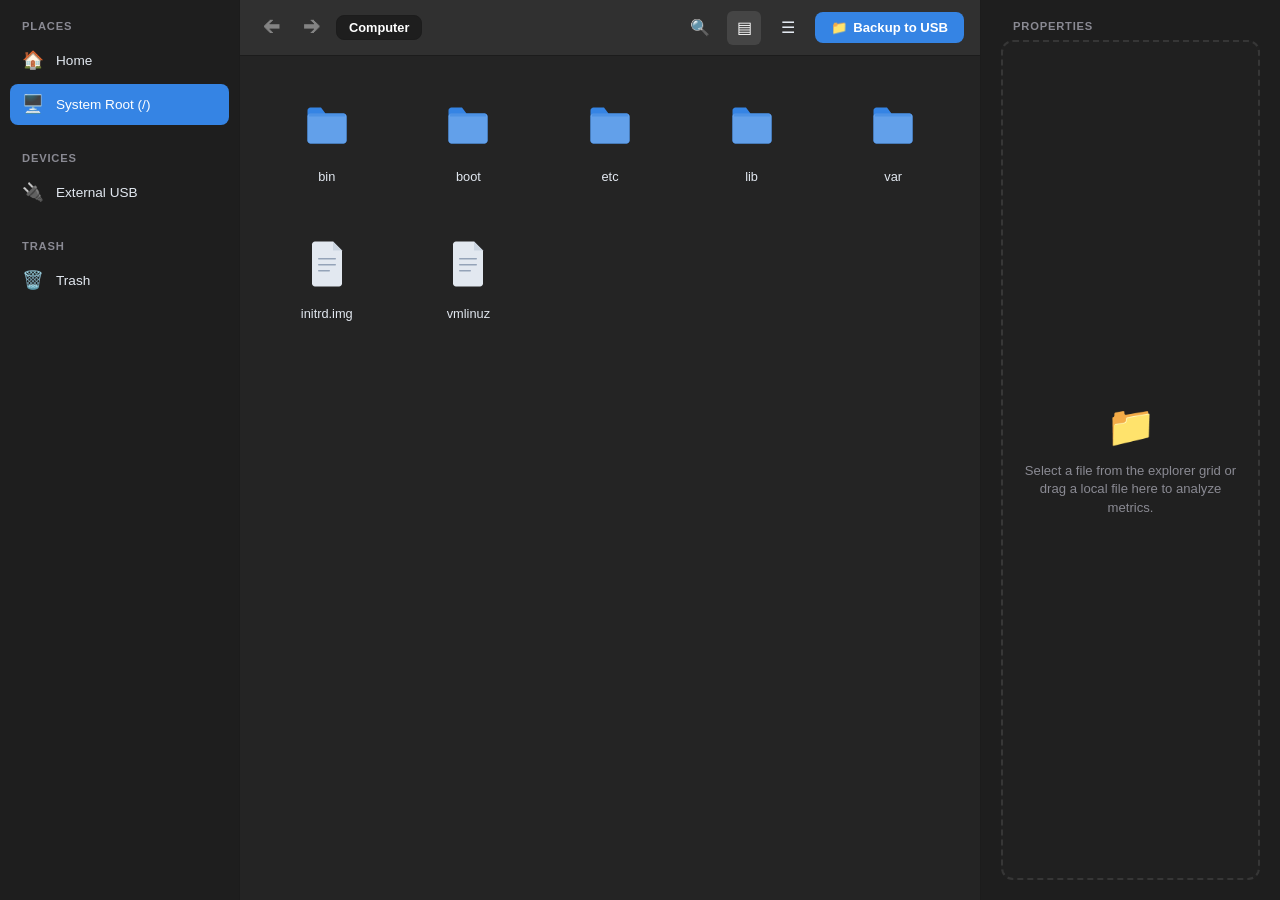
<file: app/src/main/assets/files/index.html>
<!DOCTYPE html>
<html lang="en">
<head>
    <meta charset="UTF-8">
    <meta name="viewport" content="width=device-width, initial-scale=1.0">
    <title>Files | Anodyne File Viewer</title>
    <script src="qrc:///qtwebchannel/qwebchannel.js"></script>
    <style>
        * {
            box-sizing: border-box;
            margin: 0;
            padding: 0;
        }

        body {
            background-color: #242424;
            color: #ffffff;
            font-family: Cantarell, -apple-system, BlinkMacSystemFont, "Segoe UI", Roboto, Helvetica, Arial, sans-serif;
            overflow: hidden;
            height: 100vh;
        }

        .files-app-container {
            display: flex;
            height: 100vh;
            width: 100vw;
        }

        /* Sidebar Styling - Gnome Nautilus Style */
        .files-sidebar {
            width: 240px;
            background-color: #1e1e1e;
            border-right: 1px solid #1c1c1c;
            padding: 20px 10px;
            display: flex;
            flex-direction: column;
            flex-shrink: 0;
        }

        .section-title {
            font-size: 0.7rem;
            color: #8a8a93;
            text-transform: uppercase;
            letter-spacing: 0.8px;
            margin-bottom: 8px;
            margin-left: 12px;
            font-weight: 700;
        }

        .drive-list {
            list-style: none;
            margin-bottom: 24px;
        }

        .drive-list li {
            display: flex;
            align-items: center;
            gap: 12px;
            padding: 10px 12px;
            border-radius: 8px;
            cursor: pointer;
            margin-bottom: 3px;
            transition: background-color 0.1s, color 0.1s;
            color: #e2e8f0;
        }

        .drive-list li:hover {
            background-color: rgba(255, 255, 255, 0.05);
            color: #ffffff;
        }

        .drive-list li.active {
            background-color: #3584e4;
            color: #ffffff;
        }

        .drive-list li .icon {
            font-size: 1.1rem;
        }

        .drive-list li .label {
            font-size: 0.85rem;
            font-weight: 500;
        }

        /* Main Explorer Pane - Gnome Nautilus Style */
        .files-main {
            flex-grow: 1;
            display: flex;
            flex-direction: column;
            height: 100%;
            background-color: #242424;
        }

        .explorer-header {
            height: 56px;
            border-bottom: 1px solid #1c1c1c;
            display: flex;
            align-items: center;
            justify-content: space-between;
            padding: 0 16px;
            background-color: #303030;
            flex-shrink: 0;
        }

        .header-left {
            display: flex;
            align-items: center;
            gap: 8px;
        }

        .header-right {
            display: flex;
            align-items: center;
            gap: 10px;
        }

        .nav-btn {
            background: transparent;
            border: none;
            color: #ffffff;
            font-size: 1.1rem;
            cursor: pointer;
            width: 32px;
            height: 32px;
            display: flex;
            align-items: center;
            justify-content: center;
            border-radius: 50%;
            transition: background-color 0.15s;
        }

        .nav-btn:hover {
            background-color: rgba(255, 255, 255, 0.08);
        }

        .header-action-btn {
            background: transparent;
            border: none;
            color: #e2e8f0;
            font-size: 1rem;
            cursor: pointer;
            width: 34px;
            height: 34px;
            display: flex;
            align-items: center;
            justify-content: center;
            border-radius: 6px;
            transition: background-color 0.15s, color 0.15s;
        }

        .header-action-btn:hover {
            background-color: rgba(255, 255, 255, 0.08);
            color: #ffffff;
        }

        .header-action-btn.active {
            background-color: rgba(255, 255, 255, 0.1);
            color: #ffffff;
        }

        /* Breadcrumbs (Nautilus style segment cards) */
        .nautilus-breadcrumbs {
            display: flex;
            align-items: center;
            gap: 4px;
            background-color: #1e1e1e;
            padding: 4px 12px;
            border-radius: 8px;
            border: 1px solid #1c1c1c;
            font-size: 0.8rem;
        }

        .breadcrumb-item {
            cursor: pointer;
            color: #cbd5e1;
            font-weight: 500;
        }

        .breadcrumb-item:hover {
            color: #ffffff;
        }

        .breadcrumb-separator {
            color: #64748b;
            font-size: 0.75rem;
        }

        .breadcrumb-item.active {
            color: #ffffff;
            font-weight: 600;
        }

        .btn {
            border: none;
            border-radius: 8px;
            padding: 8px 16px;
            font-size: 0.82rem;
            font-weight: 600;
            cursor: pointer;
            display: flex;
            align-items: center;
            gap: 6px;
            transition: background-color 0.15s, transform 0.1s;
        }

        .btn:active {
            transform: scale(0.98);
        }

        .btn-primary {
            background-color: #3584e4;
            color: #ffffff;
        }

        .btn-primary:hover {
            background-color: #1c71d8;
        }

        /* Nautilus Grid Explorer layout */
        .explorer-content {
            flex-grow: 1;
            overflow-y: auto;
            padding: 24px;
        }

        .files-grid {
            display: grid;
            grid-template-columns: repeat(auto-fill, minmax(110px, 1fr));
            gap: 16px;
        }

        .grid-item {
            display: flex;
            flex-direction: column;
            align-items: center;
            text-align: center;
            padding: 14px 10px;
            border-radius: 10px;
            cursor: pointer;
            user-select: none;
            transition: background-color 0.12s, border-color 0.12s;
            border: 1px solid transparent;
        }

        .grid-item:hover {
            background-color: rgba(255, 255, 255, 0.05);
        }

        .grid-item.selected {
            background-color: #3584e4;
            border-color: #1c71d8;
        }

        .grid-item.selected .item-name {
            color: #ffffff;
            background-color: #1c71d8;
            border-radius: 4px;
            padding: 1px 6px;
        }

        .item-icon {
            margin-bottom: 8px;
            display: flex;
            justify-content: center;
            align-items: center;
            width: 64px;
            height: 64px;
        }

        .item-name {
            font-size: 0.8rem;
            color: #e2e8f0;
            max-width: 100%;
            overflow: hidden;
            text-overflow: ellipsis;
            white-space: nowrap;
            font-weight: 500;
            padding: 2px 4px;
        }

        /* Footer Status Bar for Telemetry */
        .files-footer {
            background-color: #303030;
            border-top: 1px solid #1c1c1c;
            padding: 16px 20px;
            display: flex;
            flex-direction: column;
            gap: 10px;
            flex-shrink: 0;
        }

        .footer-job-details {
            display: flex;
            justify-content: space-between;
            align-items: center;
        }

        .job-lbl {
            font-size: 0.85rem;
            font-weight: 600;
            color: #e0e0e0;
        }

        .job-id {
            font-family: monospace;
            font-size: 0.8rem;
            color: #808080;
        }

        .footer-progress-track {
            background-color: #1e1e1e;
            height: 8px;
            border-radius: 4px;
            width: 100%;
            overflow: hidden;
        }

        .footer-progress-fill {
            background-color: #3584e4;
            height: 100%;
            width: 0%;
            border-radius: 4px;
            transition: width 0.3s ease-out;
        }

        .footer-status-row {
            display: flex;
            justify-content: space-between;
            font-size: 0.8rem;
            color: #f6d32d;
            font-weight: 600;
        }

        #footer-status-msg {
            color: #a0a0a0;
            font-weight: 500;
        }

        .hidden {
            display: none !important;
        }

        .btn-sm {
            padding: 6px 12px;
            font-size: 0.8rem;
            border-radius: 6px;
        }

        .btn-secondary {
            background-color: #3a3a3a;
            color: #ffffff;
            border: 1px solid #4a4a4a;
        }

        .btn-secondary:hover {
            background-color: #454545;
        }

        .btn-danger {
            background-color: #e01b24;
            color: #ffffff;
        }

        .btn-danger:hover {
            background-color: #c01c28;
        }

        /* File Details & Analysis Sidebar */
        .details-sidebar {
            width: 300px;
            background-color: #1e1e1e;
            border-left: 1px solid #1c1c1c;
            padding: 20px;
            display: flex;
            flex-direction: column;
            flex-shrink: 0;
            overflow-y: auto;
        }

        .details-empty-state {
            display: flex;
            flex-direction: column;
            align-items: center;
            justify-content: center;
            flex-grow: 1;
            border: 2px dashed rgba(255, 255, 255, 0.1);
            border-radius: 12px;
            padding: 20px;
            text-align: center;
            background: rgba(255, 255, 255, 0.01);
            transition: background-color 0.2s, border-color 0.2s;
            cursor: pointer;
        }

        .details-empty-state.dragover {
            background-color: rgba(53, 132, 228, 0.08);
            border-color: #3584e4;
        }

        .drop-icon {
            font-size: 2.5rem;
            color: #3584e4;
            margin-bottom: 12px;
            animation: pulse-glow 2s infinite alternate;
        }

        .drop-label {
            font-size: 0.82rem;
            color: #8a8a93;
            line-height: 1.4;
        }

        .details-active-state {
            display: flex;
            flex-direction: column;
            gap: 18px;
        }

        .details-card {
            background: rgba(255, 255, 255, 0.03);
            border: 1px solid rgba(255, 255, 255, 0.06);
            border-radius: 10px;
            padding: 14px;
            display: flex;
            flex-direction: column;
            gap: 10px;
        }

        .detail-row {
            display: flex;
            flex-direction: column;
            gap: 4px;
        }

        .detail-label {
            font-size: 0.72rem;
            color: #8a8a93;
            text-transform: uppercase;
            font-weight: 700;
        }

        .detail-value {
            font-size: 0.88rem;
            color: #ffffff;
            font-weight: 500;
            word-break: break-all;
        }



        @keyframes pulse-glow {
            0% {
                transform: scale(1);
                text-shadow: 0 0 10px rgba(53, 132, 228, 0.3);
            }
            100% {
                transform: scale(1.05);
                text-shadow: 0 0 20px rgba(53, 132, 228, 0.6);
            }
        }
    </style>
</head>
<body>
    <div class="files-app-container">
        <!-- Sidebar Navigation (GNOME Nautilus Style) -->
        <aside class="files-sidebar">
            <div class="section-title">Places</div>
            <ul class="drive-list">
                <li id="sb-user-home" onclick="switchDirectory('user-home')">
                    <span class="icon">🏠</span>
                    <span class="label">Home</span>
                </li>
                <li id="sb-system-root" class="active" onclick="switchDirectory('system-root')">
                    <span class="icon">🖥️</span>
                    <span class="label">System Root (/)</span>
                </li>
            </ul>

            <div class="section-title">Devices</div>
            <ul class="drive-list">
                <li id="sb-external-usb" onclick="switchDirectory('external-usb')">
                    <span class="icon">🔌</span>
                    <span class="label">External USB</span>
                </li>
            </ul>

            <div class="section-title">Trash</div>
            <ul class="drive-list">
                <li id="sb-recycle-bin" onclick="switchDirectory('recycle-bin')">
                    <span class="icon">🗑️</span>
                    <span class="label">Trash</span>
                </li>
            </ul>
        </aside>

        <!-- Main Explorer Area -->
        <main class="files-main">
            <!-- Nautilus Header Bar -->
            <header class="explorer-header">
                <div class="header-left">
                    <button class="nav-btn" onclick="historyBack()" id="btn-back" title="Go Back">🡰</button>
                    <button class="nav-btn" onclick="historyForward()" id="btn-forward" title="Go Forward">🡲</button>
                    <div class="nautilus-breadcrumbs" id="nautilus-breadcrumbs">
                        <!-- Populated dynamically via JS -->
                    </div>
                </div>
                <div class="header-right">
                    <button class="header-action-btn" title="Search files">🔍</button>
                    <button class="header-action-btn active" title="Grid view">▤</button>
                    <button class="header-action-btn" title="View options">☰</button>
                    <button class="btn btn-primary" onclick="triggerBackupJob()">
                        <span class="btn-icon">📁</span> Backup to USB
                    </button>
                </div>
            </header>

            <!-- File Grid Content Pane -->
            <section class="explorer-content">
                <div class="files-grid" id="files-grid">
                    <!-- Populated dynamically via JS -->
                </div>
            </section>

            <!-- Task Telemetry Footer -->
            <footer id="files-telemetry-footer" class="files-footer hidden">
                <div class="footer-job-details">
                    <span class="job-lbl">Async System Copy Job</span>
                    <span id="footer-job-id" class="job-id">ID: ----</span>
                </div>
                <div class="footer-progress-track">
                    <div id="footer-progress-fill" class="footer-progress-fill" style="width: 0%"></div>
                </div>
                <div class="footer-status-row" style="display: flex; justify-content: space-between; align-items: center; width: 100%;">
                    <div>
                        <span id="footer-percentage-text">0% Completed</span>
                        <span id="footer-status-msg" style="margin-left: 10px;">Executing File Worker...</span>
                    </div>
                    <div class="job-controls">
                        <button id="btn-pause" class="btn btn-secondary btn-sm" onclick="controlJob('pause')">Pause</button>
                        <button id="btn-resume" class="btn btn-secondary btn-sm hidden" onclick="controlJob('resume')">Resume</button>
                        <button id="btn-cancel" class="btn btn-danger btn-sm" onclick="controlJob('cancel')">Cancel</button>
                    </div>
                </div>
            </footer>
        </main>

        <!-- File Details & Analysis Sidebar -->
        <aside class="details-sidebar" id="details-sidebar">
            <div class="section-title">Properties</div>
            
            <!-- Empty State / Dropzone -->
            <div id="details-empty-state" class="details-empty-state">
                <div class="drop-icon">📁</div>
                <p class="drop-label">Select a file from the explorer grid or drag a local file here to analyze metrics.</p>
            </div>

            <!-- Details Content -->
            <div id="details-active-state" class="details-active-state hidden">
                <div class="details-card">
                    <div class="detail-row">
                        <span class="detail-label">Name:</span>
                        <span id="detail-name" class="detail-value">--</span>
                    </div>
                    <div class="detail-row">
                        <span class="detail-label">Type:</span>
                        <span id="detail-type" class="detail-value">--</span>
                    </div>
                    <div class="detail-row">
                        <span class="detail-label">Size:</span>
                        <span id="detail-size" class="detail-value">--</span>
                    </div>
                    <div class="detail-row">
                        <span class="detail-label">Permissions:</span>
                        <span id="detail-perms" class="detail-value"><code>--</code></span>
                    </div>
                </div>


            </div>
        </aside>
    </div>

    <script>
        let selectedFileData = null;
        let selectedFileName = "";
        let currentDirectoryKey = "";

        // Navigation history
        let navigationHistory = [];
        let historyIndex = -1;

        (function() {
            var messagePort = null;
            var pendingRequests = [];
            var callbackMap = {};

            window.addEventListener('message', function(e) {
                if (e.data === 'init-ipc' && e.ports && e.ports.length > 0) {
                    messagePort = e.ports[0];
                    messagePort.onmessage = function(event) {
                        // Secure WebMessagePort messages
                    };
                    
                    while (pendingRequests.length > 0) {
                        var req = pendingRequests.shift();
                        messagePort.postMessage(JSON.stringify(req));
                    }
                }
            });

            window.addEventListener('anodyneIpcResponse', function(e) {
                var detail = e.detail;
                if (detail && callbackMap[detail.id]) {
                    callbackMap[detail.id](detail.result);
                    delete callbackMap[detail.id];
                }
            });

            window.anodyneIPC = {
                send: function(action) {
                    var args = Array.prototype.slice.call(arguments, 1);
                    var id = 'msg_' + Math.random().toString(36).substr(2, 9);
                    return new Promise(function(resolve) {
                        callbackMap[id] = resolve;
                        var req = { id: id, action: action, args: args };
                        if (messagePort) {
                            messagePort.postMessage(JSON.stringify(req));
                        } else {
                            pendingRequests.push(req);
                        }
                    });
                }
            };
        })();

        document.addEventListener("DOMContentLoaded", function() {
            initializeAnodyneIPCBridge();
            initializeDragAndDrop();
            // Default to system root view
            navigateTo('system-root');
        });

        let activeJobId = "";

        // 1. Host QWebChannel Synchronization
        function initializeAnodyneIPCBridge() {
            window.anodyneIPC.send("logWebEvent", "Files PWA: WebMessagePort bridge synchronized.");
            
            window.onNativeJobProgressChanged = function(jobId, progress) {
                if (activeJobId !== jobId) {
                    activeJobId = jobId;
                    document.getElementById("btn-pause").classList.remove("hidden");
                    document.getElementById("btn-resume").classList.add("hidden");
                }
                updateFooterTaskBar(jobId, progress);
            };
            
            window.onNativeJobFinished = function(jobId, success, message) {
                completeFooterTaskBar(jobId, success, message);
            };
        }

        // 2. Directory Navigation Engine (Mocking namespaces)
        const fileSystemData = {
            'system-root': {
                name: 'Other Locations',
                path: '/',
                items: [
                    { name: 'bin', type: 'Directory', size: '--', perms: 'drwxr-xr-x' },
                    { name: 'boot', type: 'Directory', size: '--', perms: 'drwxr-xr-x' },
                    { name: 'etc', type: 'Directory', size: '--', perms: 'drwxr-xr-x' },
                    { name: 'lib', type: 'Directory', size: '--', perms: 'drwxr-xr-x' },
                    { name: 'var', type: 'Directory', size: '--', perms: 'drwxr-xr-x' },
                    { name: 'initrd.img', type: 'File', size: '28.4 MB', perms: '-rw-r--r--' },
                    { name: 'vmlinuz', type: 'File', size: '8.2 MB', perms: '-rw-r--r--' }
                ]
            },
            'user-home': {
                name: 'Home',
                path: '/home/user',
                items: [
                    { name: 'Downloads', type: 'Directory', size: '--', perms: 'drwxr-xr-x' },
                    { name: 'Documents', type: 'Directory', size: '--', perms: 'drwxr-xr-x' },
                    { name: 'Pictures', type: 'Directory', size: '--', perms: 'drwxr-xr-x' },
                    { name: '.config', type: 'Directory', size: '--', perms: 'drwx------' },
                    { name: 'welcome.txt', type: 'File', size: '1.2 KB', perms: '-rw-r--r--' }
                ]
            },
            'external-usb': {
                name: 'External USB',
                path: '/media/usb/backup',
                items: [
                    { name: 'SystemBackup_2026.tar.gz', type: 'Compressed Archive', size: '142.6 MB', perms: '-rw-r--r--' }
                ]
            },
            'recycle-bin': {
                name: 'Trash',
                path: '/root/.recycle_bin',
                items: [
                    { name: 'old_kernel_config.bak', type: 'Backup File', size: '12 KB', perms: '-rw-r--r--' }
                ]
            }
        };

        function navigateTo(key) {
            if (!fileSystemData[key]) return;
            
            // Add to history
            if (historyIndex === -1 || navigationHistory[historyIndex] !== key) {
                navigationHistory = navigationHistory.slice(0, historyIndex + 1);
                navigationHistory.push(key);
                historyIndex = navigationHistory.length - 1;
            }
            
            switchDirectory(key);
        }

        function historyBack() {
            if (historyIndex > 0) {
                historyIndex--;
                switchDirectory(navigationHistory[historyIndex]);
            }
        }

        function historyForward() {
            if (historyIndex < navigationHistory.length - 1) {
                historyIndex++;
                switchDirectory(navigationHistory[historyIndex]);
            }
        }

        function updateHistoryButtons() {
            const backBtn = document.getElementById("btn-back");
            const forwardBtn = document.getElementById("btn-forward");
            
            if (backBtn) backBtn.style.opacity = (historyIndex > 0) ? "1" : "0.4";
            if (forwardBtn) forwardBtn.style.opacity = (historyIndex < navigationHistory.length - 1) ? "1" : "0.4";
        }

        function switchDirectory(key) {
            currentDirectoryKey = key;
            const data = fileSystemData[key];
            if (!data) return;

            updateHistoryButtons();

            // Update Sidebar visual highlights
            const listItems = document.querySelectorAll(".files-sidebar li");
            listItems.forEach(li => li.classList.remove("active"));
            
            const activeItem = document.getElementById("sb-" + key);
            if (activeItem) {
                activeItem.classList.add("active");
            }

            // Draw Breadcrumbs
            buildBreadcrumbs(data.path, key);

            // Populate file grid
            const grid = document.getElementById("files-grid");
            grid.innerHTML = "";

            data.items.forEach(item => {
                const itemEl = document.createElement("div");
                itemEl.className = "grid-item";
                
                if (item.type === 'Directory') {
                    itemEl.ondblclick = function() {
                        // Nautilus double click navigation simulation
                    };
                }
                
                itemEl.onclick = function() {
                    document.querySelectorAll(".grid-item").forEach(el => el.classList.remove("selected"));
                    itemEl.classList.add("selected");
                    selectVirtualFile(item.name, item.type, item.size, item.perms);
                };
                
                // Clean vector icon drawings
                const iconHtml = item.type === 'Directory' ? `
                    <svg width="48" height="48" viewBox="0 0 64 64" fill="none" xmlns="http://www.w3.org/2000/svg">
                      <path d="M6 10C6 7.79086 7.79086 6 10 6H24L30 14H54C56.2091 14 58 15.7909 58 18V50C58 52.2091 56.2091 54 54 54H10C7.79086 54 6 52.2091 6 50V10Z" fill="#3584e4"/>
                      <path d="M6 18C6 15.7909 7.79086 14 10 14H54C56.2091 14 58 15.7909 58 18V50C58 52.2091 56.2091 54 54 54H10C7.79086 54 6 52.2091 6 50V18Z" fill="#62a0ea"/>
                      <path d="M10 14H54C55.1046 14 56 14.8954 56 16V18H8V16C8 14.8954 8.89543 14 10 14Z" fill="#1c71d8" opacity="0.3"/>
                    </svg>
                ` : `
                    <svg width="48" height="48" viewBox="0 0 64 64" fill="none" xmlns="http://www.w3.org/2000/svg">
                      <path d="M12 6C12 3.79086 13.7909 2 16 2H40L52 14V58C52 60.2091 50.2091 62 48 62H16C13.7909 62 12 60.2091 12 58V6Z" fill="#e2e8f0"/>
                      <path d="M40 2V14H52L40 2Z" fill="#cbd5e1"/>
                      <rect x="20" y="24" width="24" height="2" rx="1" fill="#94a3b8"/>
                      <rect x="20" y="32" width="24" height="2" rx="1" fill="#94a3b8"/>
                      <rect x="20" y="40" width="16" height="2" rx="1" fill="#94a3b8"/>
                    </svg>
                `;

                itemEl.innerHTML = `
                    <div class="item-icon">${iconHtml}</div>
                    <div class="item-name" title="${item.name}">${item.name}</div>
                `;
                grid.appendChild(itemEl);
            });
        }

        function buildBreadcrumbs(path, key) {
            const breadcrumbBox = document.getElementById("nautilus-breadcrumbs");
            if (!breadcrumbBox) return;

            breadcrumbBox.innerHTML = "";
            const segments = path.split('/').filter(s => s.length > 0);
            
            // Root Segment
            const rootItem = document.createElement("span");
            rootItem.className = "breadcrumb-item" + (segments.length === 0 ? " active" : "");
            rootItem.textContent = key === "system-root" ? "Computer" : "Home";
            rootItem.onclick = () => navigateTo(key);
            breadcrumbBox.appendChild(rootItem);

            segments.forEach((seg, idx) => {
                const sep = document.createElement("span");
                sep.className = "breadcrumb-separator";
                sep.textContent = " › ";
                breadcrumbBox.appendChild(sep);

                const item = document.createElement("span");
                const isActive = (idx === segments.length - 1);
                item.className = "breadcrumb-item" + (isActive ? " active" : "");
                item.textContent = seg;
                breadcrumbBox.appendChild(item);
            });
        }

        function controlJob(action) {
            window.anodyneIPC.send("jobControl", activeJobId, action);
            if (action === 'pause') {
                document.getElementById("btn-pause").classList.add("hidden");
                document.getElementById("btn-resume").classList.remove("hidden");
                document.getElementById("footer-status-msg").textContent = "Job paused.";
            } else if (action === 'resume') {
                document.getElementById("btn-resume").classList.add("hidden");
                document.getElementById("btn-pause").classList.remove("hidden");
                document.getElementById("footer-status-msg").textContent = "Writing file blocks asynchronously...";
            } else if (action === 'cancel') {
                document.getElementById("footer-status-msg").textContent = "Canceling job...";
            }
        }

        function triggerBackupJob() {
            window.anodyneIPC.send("executeSystemCommand", "files");
        }

        function updateFooterTaskBar(jobId, progress) {
            const footer = document.getElementById("files-telemetry-footer");
            footer.classList.remove("hidden");

            document.getElementById("footer-job-id").textContent = "ID: " + jobId;
            document.getElementById("footer-percentage-text").textContent = progress + "% Completed";
            document.getElementById("footer-progress-fill").style.width = progress + "%";
            document.getElementById("footer-status-msg").textContent = "Writing file blocks asynchronously...";
        }

        function completeFooterTaskBar(jobId, success, message) {
            document.getElementById("footer-percentage-text").textContent = success ? "✓ Finished" : "✗ Failed";
            document.getElementById("footer-status-msg").textContent = message;
            
            const progressFill = document.getElementById("footer-progress-fill");
            progressFill.style.width = "100%";
            progressFill.style.backgroundColor = success ? "#4caf50" : "#f44336";

            setTimeout(function() {
                document.getElementById("files-telemetry-footer").classList.add("hidden");
                progressFill.style.width = "0%";
                progressFill.style.backgroundColor = "#007acc";
                activeJobId = "";
            }, 3000);
        }



        function selectVirtualFile(name, type, size, perms) {
            document.getElementById("details-empty-state").classList.add("hidden");
            document.getElementById("details-active-state").classList.remove("hidden");
            
            document.getElementById("detail-name").textContent = name;
            document.getElementById("detail-type").textContent = type;
            document.getElementById("detail-size").textContent = size;
            document.getElementById("detail-perms").firstElementChild.textContent = perms;
        }

        function initializeDragAndDrop() {
            const dropzone = document.getElementById("details-sidebar");
            const emptyState = document.getElementById("details-empty-state");
            if (!dropzone) return;
            
            ['dragenter', 'dragover'].forEach(eventName => {
                dropzone.addEventListener(eventName, (e) => {
                    e.preventDefault();
                    e.stopPropagation();
                    emptyState.classList.add("dragover");
                }, false);
            });
            
            ['dragleave', 'drop'].forEach(eventName => {
                dropzone.addEventListener(eventName, (e) => {
                    e.preventDefault();
                    e.stopPropagation();
                    emptyState.classList.remove("dragover");
                }, false);
            });
            
            dropzone.addEventListener('drop', (e) => {
                const dt = e.dataTransfer;
                const files = dt.files;
                if (files.length > 0) {
                    handleDroppedFile(files[0]);
                }
            }, false);
        }

        function handleDroppedFile(file) {
            document.getElementById("details-empty-state").classList.add("hidden");
            document.getElementById("details-active-state").classList.remove("hidden");
            
            document.getElementById("detail-name").textContent = file.name;
            document.getElementById("detail-type").textContent = file.type || "Local File";
            
            let sizeStr = "";
            if (file.size < 1024) sizeStr = file.size + " B";
            else if (file.size < 1024 * 1024) sizeStr = (file.size / 1024).toFixed(1) + " KB";
            else sizeStr = (file.size / (1024 * 1024)).toFixed(1) + " MB";
            
            document.getElementById("detail-size").textContent = sizeStr;
            document.getElementById("detail-perms").firstElementChild.textContent = "-rw-r--r-- (local)";
        }
    </script>
</body>
</html>
</file>
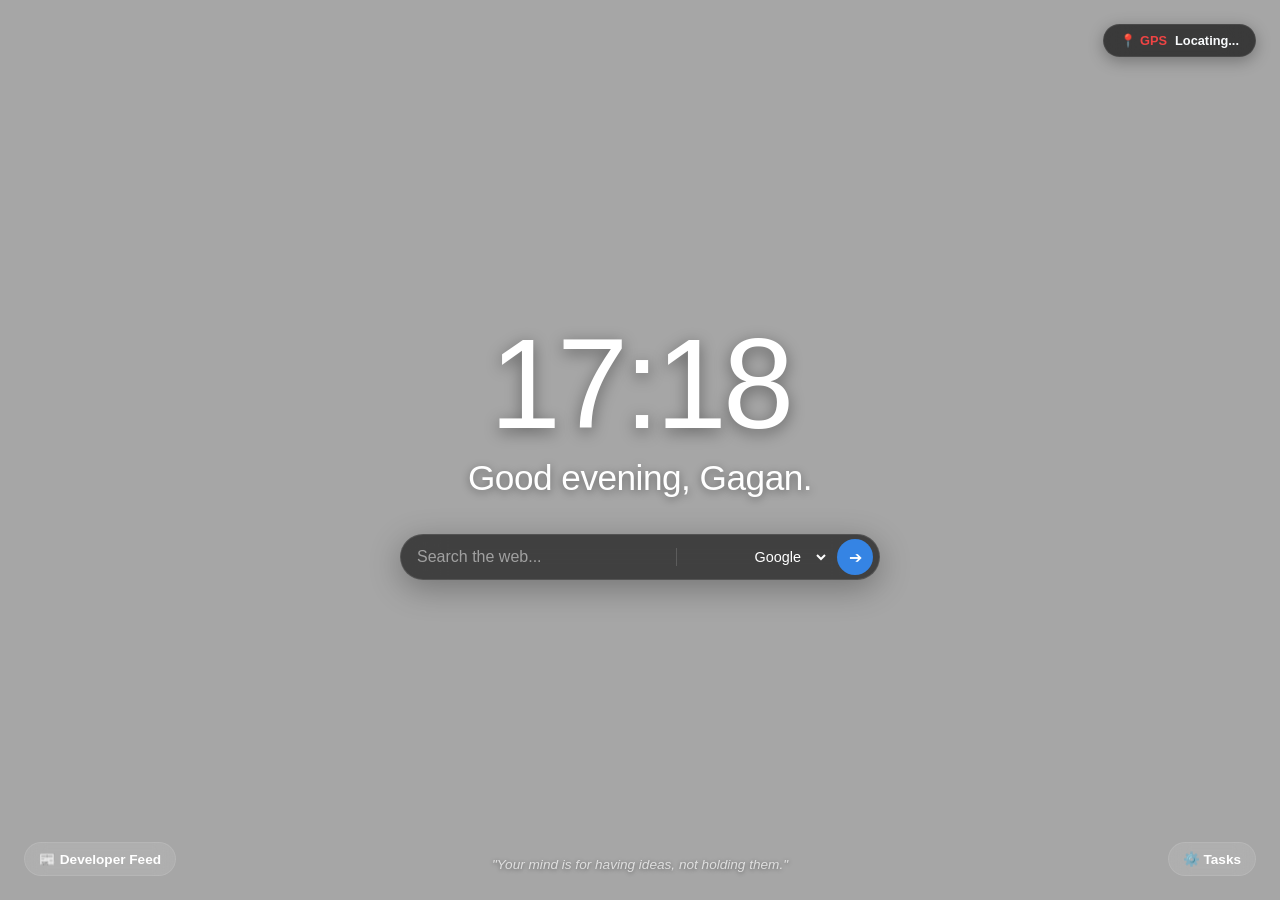
<file: app/src/main/assets/homepage/index.html>
<!DOCTYPE html>
<html lang="en">
<head>
    <meta charset="UTF-8">
    <meta name="viewport" content="width=device-width, initial-scale=1.0">
    <title>Dashboard</title>
    <script src="qrc:///qtwebchannel/qwebchannel.js"></script>
    <style>
        * {
            box-sizing: border-box;
            margin: 0;
            padding: 0;
        }

        body {
            background-image: url('momentum_bg.jpg');
            background-size: cover;
            background-position: center;
            background-repeat: no-repeat;
            color: #ffffff;
            font-family: -apple-system, BlinkMacSystemFont, "Segoe UI", Roboto, Helvetica, Arial, sans-serif;
            overflow: hidden;
            height: 100vh;
            width: 100vw;
            position: relative;
        }

        /* Semi-transparent overlay to ensure contrast */
        .momentum-overlay {
            position: absolute;
            top: 0;
            left: 0;
            width: 100%;
            height: 100%;
            background: rgba(0, 0, 0, 0.35);
            z-index: 1;
        }

        .homepage-container {
            position: relative;
            display: flex;
            flex-direction: column;
            height: 100%;
            width: 100%;
            z-index: 2;
            padding: 24px;
        }

        /* Corner widgets layout */
        .corner {
            position: absolute;
            z-index: 10;
        }

        .top-left {
            top: 24px;
            left: 24px;
        }

        .top-right {
            top: 24px;
            right: 24px;
        }

        .bottom-left {
            bottom: 24px;
            left: 24px;
        }

        .bottom-right {
            bottom: 24px;
            right: 24px;
        }

        /* Glassmorphic Panel Styles */
        .translucent-panel {
            background: rgba(22, 22, 22, 0.8);
            backdrop-filter: blur(20px);
            -webkit-backdrop-filter: blur(20px);
            border: 1px solid rgba(255, 255, 255, 0.1);
            border-radius: 12px;
            padding: 16px;
            box-shadow: 0 8px 32px rgba(0, 0, 0, 0.5);
            margin-top: 8px;
            min-width: 240px;
        }

        .bottom-left .translucent-panel,
        .bottom-right .translucent-panel {
            margin-top: 0;
            margin-bottom: 8px;
            position: absolute;
            bottom: 40px;
        }

        .bottom-left .translucent-panel { left: 0; }
        .bottom-right .translucent-panel { right: 0; }

        .panel-header {
            font-size: 0.75rem;
            font-weight: 700;
            color: rgba(255, 255, 255, 0.5);
            text-transform: uppercase;
            letter-spacing: 0.8px;
            border-bottom: 1px solid rgba(255, 255, 255, 0.1);
            padding-bottom: 8px;
            margin-bottom: 12px;
        }

        /* Widgets toggle buttons */
        .widget-btn {
            background: rgba(255, 255, 255, 0.1);
            border: 1px solid rgba(255, 255, 255, 0.1);
            backdrop-filter: blur(10px);
            -webkit-backdrop-filter: blur(10px);
            color: #ffffff;
            font-size: 0.85rem;
            font-weight: 600;
            padding: 8px 14px;
            border-radius: 20px;
            cursor: pointer;
            transition: background-color 0.2s, border-color 0.2s;
        }

        .widget-btn:hover {
            background: rgba(255, 255, 255, 0.2);
            border-color: rgba(255, 255, 255, 0.3);
        }

        /* Central Content Panel */
        .center-content {
            display: flex;
            flex-direction: column;
            align-items: center;
            justify-content: center;
            margin: auto;
            text-align: center;
            z-index: 5;
        }

        #live-clock {
            font-size: 8rem;
            font-weight: 200;
            letter-spacing: -4px;
            line-height: 1;
            color: #ffffff;
            text-shadow: 0 4px 16px rgba(0, 0, 0, 0.4);
            user-select: none;
        }

        #user-greeting {
            font-size: 2.2rem;
            font-weight: 500;
            margin-top: 10px;
            text-shadow: 0 2px 8px rgba(0, 0, 0, 0.4);
            letter-spacing: -0.5px;
        }

        /* Search bar and dropdown engine */
        .search-container {
            margin-top: 36px;
            display: flex;
            flex-direction: column;
            align-items: center;
            width: 100%;
        }

        .search-box {
            display: flex;
            align-items: center;
            width: 480px;
            background: rgba(22, 22, 22, 0.7);
            backdrop-filter: blur(20px);
            -webkit-backdrop-filter: blur(20px);
            border: 1px solid rgba(255, 255, 255, 0.1);
            border-radius: 24px;
            padding: 4px 6px 4px 16px;
            box-shadow: 0 8px 32px rgba(0, 0, 0, 0.3);
        }

        .search-box input[type="text"] {
            flex: 65;
            width: 65%;
            background: transparent;
            border: none;
            outline: none;
            color: #ffffff;
            font-size: 1rem;
            padding: 8px 0;
        }

        .search-box input[type="text"]::placeholder {
            color: rgba(255, 255, 255, 0.5);
        }

        .search-box select {
            flex: 35;
            width: 35%;
            background: transparent;
            border: none;
            outline: none;
            color: #ffffff;
            font-size: 0.9rem;
            cursor: pointer;
            text-align: right;
            padding-right: 12px;
            border-left: 1px solid rgba(255, 255, 255, 0.15);
            background-color: transparent;
        }

        .search-box select option {
            background-color: #161622;
            color: #ffffff;
        }

        .search-go-btn {
            background: #3584e4;
            border: none;
            outline: none;
            color: #ffffff;
            font-size: 1rem;
            width: 36px;
            height: 36px;
            border-radius: 50%;
            cursor: pointer;
            display: flex;
            align-items: center;
            justify-content: center;
            transition: background 0.2s, transform 0.1s;
            margin-left: 8px;
        }

        .search-go-btn:hover {
            background: #4a90e2;
            transform: scale(1.05);
        }

        .search-go-btn:active {
            transform: scale(0.95);
        }

        /* Quotes */
        .bottom-center-quote {
            position: absolute;
            bottom: 28px;
            left: 50%;
            transform: translateX(-50%);
            text-align: center;
            width: 80%;
            max-width: 600px;
            z-index: 5;
        }

        #quote-text {
            font-size: 0.85rem;
            font-style: italic;
            color: rgba(255, 255, 255, 0.7);
            text-shadow: 0 1px 4px rgba(0, 0, 0, 0.4);
        }

        /* System Stat Widget */
        .system-stat-widget {
            background: rgba(0, 0, 0, 0.3);
            border: 1px solid rgba(255, 255, 255, 0.1);
            backdrop-filter: blur(10px);
            padding: 6px 14px;
            border-radius: 20px;
            font-size: 0.8rem;
            font-weight: 600;
        }

        /* Launcher Grid inside Panel */
        .launcher-grid {
            display: grid;
            grid-template-columns: 1fr 1fr;
            gap: 10px;
        }

        .app-card {
            background: rgba(255, 255, 255, 0.1);
            border: 1px solid rgba(255, 255, 255, 0.1);
            border-radius: 8px;
            padding: 12px;
            display: flex;
            flex-direction: column;
            align-items: center;
            justify-content: center;
            cursor: pointer;
            transition: background-color 0.2s, border-color 0.2s;
            min-width: 90px;
        }

        .app-card:hover {
            background: rgba(255, 255, 255, 0.2);
            border-color: #3584e4;
        }

        .app-card .icon {
            font-size: 1.5rem;
            margin-bottom: 4px;
        }

        .app-card .label {
            font-size: 0.75rem;
            color: #ffffff;
            font-weight: 600;
        }

        /* Background Jobs Box in Panel */
        .empty-state {
            color: rgba(255, 255, 255, 0.4);
            font-style: italic;
            font-size: 0.8rem;
            text-align: center;
            padding: 12px 0;
        }

        .task-box {
            background: rgba(255, 255, 255, 0.05);
            border: 1px solid rgba(255, 255, 255, 0.1);
            border-radius: 8px;
            padding: 12px;
            margin-top: 4px;
            min-width: 200px;
        }

        .task-details {
            display: flex;
            justify-content: space-between;
            font-size: 0.8rem;
            margin-bottom: 8px;
        }

        #task-title { font-weight: 600; color: #ffffff; }
        #task-id { color: rgba(255, 255, 255, 0.4); font-family: monospace; }

        .progress-track {
            background: rgba(255, 255, 255, 0.1);
            height: 6px;
            border-radius: 3px;
            width: 100%;
            overflow: hidden;
            margin-bottom: 8px;
        }

        .progress-fill {
            background-color: #3584e4;
            height: 100%;
            width: 0%;
            border-radius: 3px;
            transition: width 0.3s ease-out;
        }

        .task-status-row {
            font-size: 0.75rem;
            color: #f6d32d;
            font-weight: 600;
        }

        /* RSS List */
        .rss-list {
            display: flex;
            flex-direction: column;
            gap: 8px;
            max-height: 200px;
            overflow-y: auto;
            min-width: 260px;
        }

        .rss-item {
            background: rgba(255, 255, 255, 0.05);
            border: 1px solid rgba(255, 255, 255, 0.1);
            border-radius: 6px;
            padding: 8px 10px;
            cursor: pointer;
            transition: border-color 0.2s;
        }

        .rss-item:hover {
            border-color: #3584e4;
            background: rgba(255, 255, 255, 0.1);
        }

        .rss-item .rss-title {
            font-size: 0.85rem;
            font-weight: 600;
            color: #ffffff;
            margin-bottom: 2px;
        }

        .rss-item .rss-desc {
            font-size: 0.75rem;
            color: rgba(255, 255, 255, 0.5);
            line-height: 1.3;
        }

        /* GPS Location Widget styling */
        .gps-location {
            background: rgba(22, 22, 22, 0.75);
            backdrop-filter: blur(16px);
            -webkit-backdrop-filter: blur(16px);
            border: 1px solid rgba(255, 255, 255, 0.08);
            border-radius: 20px;
            padding: 8px 16px;
            display: flex;
            align-items: center;
            gap: 8px;
            box-shadow: 0 4px 16px rgba(0, 0, 0, 0.3);
            font-size: 0.8rem;
            font-weight: 600;
            color: #f8fafc;
        }

        .gps-logo {
            color: #ef4444;
            font-weight: bold;
            display: flex;
            align-items: center;
            gap: 4px;
        }

        .hidden { display: none !important; }
    </style>
</head>
<body>
    <div class="momentum-overlay"></div>

    <div class="homepage-container">
        <!-- Top Left: Minimal Launcher Widget -->
        <div class="corner top-left"></div>

        <!-- Top Right: GPS Location Widget -->
        <div class="corner top-right">
            <div id="gps-location-container" class="gps-location">
                <span class="gps-logo">📍 GPS</span>
                <span id="gps-place-text">Locating...</span>
            </div>
        </div>

        <!-- Center: Clock, Greeting & Main Search Bar -->
        <div class="center-content">
            <h1 id="live-clock">00:00</h1>
            <h2 id="user-greeting">Good day, Gagan.</h2>
            
            <div class="search-container">
                <div class="search-box">
                    <input type="text" id="dashboard-search-input" placeholder="Search the web...">
                    <select id="search-engine-select">
                        <option value="google">Google</option>
                        <option value="bing">Bing</option>
                        <option value="duckduckgo">DuckDuckGo</option>
                        <option value="wikipedia">Wikipedia</option>
                    </select>
                    <button class="search-go-btn" onclick="triggerWebSearch()">➔</button>
                </div>
            </div>
        </div>

        <!-- Bottom Left: RSS News Feed Widget -->
        <div class="corner bottom-left">
            <button class="widget-btn" onclick="toggleWidget('rss-panel')">📰 Developer Feed</button>
            <div id="rss-panel" class="translucent-panel hidden">
                <div class="panel-header">Anodyne OS News</div>
                <div id="rss-items-list" class="rss-list">
                    <!-- Populated dynamically via JS -->
                </div>
            </div>
        </div>

        <!-- Bottom Center: Beautiful Rotating Quote -->
        <div class="bottom-center-quote">
            <p id="quote-text">"Focus on being productive instead of busy."</p>
        </div>

        <!-- Bottom Right: Background Operations Monitor -->
        <div class="corner bottom-right">
            <button class="widget-btn" id="btn-tasks-widget" onclick="toggleWidget('task-panel')">⚙️ Tasks</button>
            <div id="task-panel" class="translucent-panel hidden">
                <div class="panel-header">Background Jobs</div>
                <div id="no-tasks-msg" class="empty-state">No active background operations.</div>
                
                <div id="active-task-container" class="task-box hidden">
                    <div class="task-details">
                        <span id="task-title">File Copy</span>
                        <span id="task-id">ID: ----</span>
                    </div>
                    <div class="progress-track">
                        <div id="task-progress-fill" class="progress-fill" style="width: 0%"></div>
                    </div>
                    <div class="task-status-row">
                        <span id="task-percentage">0% Completed</span>
                    </div>
                </div>
            </div>
        </div>
    </div>

    <script>
        (function() {
            var messagePort = null;
            var pendingRequests = [];
            var callbackMap = {};

            window.addEventListener('message', function(e) {
                if (e.data === 'init-ipc' && e.ports && e.ports.length > 0) {
                    messagePort = e.ports[0];
                    messagePort.onmessage = function(event) {
                        // Secure WebMessagePort messages (if we post messages back via port)
                    };
                    
                    while (pendingRequests.length > 0) {
                        var req = pendingRequests.shift();
                        messagePort.postMessage(JSON.stringify(req));
                    }
                }
            });

            window.addEventListener('anodyneIpcResponse', function(e) {
                var detail = e.detail;
                if (detail && callbackMap[detail.id]) {
                    callbackMap[detail.id](detail.result);
                    delete callbackMap[detail.id];
                }
            });

            window.anodyneIPC = {
                send: function(action) {
                    var args = Array.prototype.slice.call(arguments, 1);
                    var id = 'msg_' + Math.random().toString(36).substr(2, 9);
                    return new Promise(function(resolve) {
                        callbackMap[id] = resolve;
                        var req = { id: id, action: action, args: args };
                        if (messagePort) {
                            messagePort.postMessage(JSON.stringify(req));
                        } else {
                            pendingRequests.push(req);
                        }
                    });
                }
            };
        })();

        document.addEventListener("DOMContentLoaded", function() {
            initializeWallpaper();
            initializeClock();
            initializeAnodyneIPCBridge();
            initializeQuote();
            renderRssFeed();

            // Bind Enter key on search input
            const queryInput = document.getElementById("dashboard-search-input");
            if (queryInput) {
                queryInput.addEventListener("keydown", function(event) {
                    if (event.key === "Enter") {
                        triggerWebSearch();
                    }
                });
            }
        });

        // 1. Wallpaper cycling engine (day-to-day)
        function initializeWallpaper() {
            const wallpapers = [
                "https://images.unsplash.com/photo-1506318137071-a8e063b4bec0?auto=format&fit=crop&w=1920&q=80",
                "https://images.unsplash.com/photo-1475274047050-1d0c0975c63e?auto=format&fit=crop&w=1920&q=80",
                "https://images.unsplash.com/photo-1518531933037-91b2f5f229cc?auto=format&fit=crop&w=1920&q=80",
                "https://images.unsplash.com/photo-1507525428034-b723cf961d3e?auto=format&fit=crop&w=1920&q=80",
                "https://images.unsplash.com/photo-1502082553048-f009c37129b9?auto=format&fit=crop&w=1920&q=80",
                "https://images.unsplash.com/photo-1497436072909-60f360e1d4b1?auto=format&fit=crop&w=1920&q=80",
                "https://images.unsplash.com/photo-1501785888041-af3ef285b470?auto=format&fit=crop&w=1920&q=80"
            ];

            const gradients = [
                "linear-gradient(135deg, #09090e 0%, #131324 100%)",
                "linear-gradient(135deg, #020617 0%, #0f172a 100%)",
                "linear-gradient(135deg, #050510 0%, #1e1b4b 100%)",
                "linear-gradient(135deg, #090509 0%, #2e1065 100%)",
                "linear-gradient(135deg, #022c22 0%, #064e3b 100%)",
                "linear-gradient(135deg, #0f172a 0%, #1e293b 100%)",
                "linear-gradient(135deg, #18000a 0%, #3b0764 100%)"
            ];

            const dayOfMonth = new Date().getDate();
            const wpIndex = dayOfMonth % wallpapers.length;

            if (navigator.onLine) {
                document.body.style.backgroundImage = `url('${wallpapers[wpIndex]}')`;
            } else {
                document.body.style.backgroundImage = gradients[wpIndex];
            }
        }

        // 2. Live Clock & Greeting
        function initializeClock() {
            const clockElement = document.getElementById("live-clock");
            const greetingElement = document.getElementById("user-greeting");

            function updateTime() {
                const now = new Date();
                let hours = now.getHours();
                let minutes = now.getMinutes();
                if (minutes < 10) minutes = "0" + minutes;
                
                clockElement.textContent = hours + ":" + minutes;
                
                if (hours < 12) greetingElement.textContent = "Good morning, Gagan.";
                else if (hours < 17) greetingElement.textContent = "Good afternoon, Gagan.";
                else greetingElement.textContent = "Good evening, Gagan.";
            }
            
            updateTime();
            setInterval(updateTime, 1000);
        }

        // 3. Web search trigger engine
        function triggerWebSearch() {
            const queryInput = document.getElementById("dashboard-search-input");
            const engineSelect = document.getElementById("search-engine-select");
            const query = queryInput.value.trim();
            if (!query) return;

            const engine = engineSelect.value;
            let url = "";
            if (engine === "google") {
                url = "https://www.google.com/search?q=" + encodeURIComponent(query);
            } else if (engine === "bing") {
                url = "https://www.bing.com/search?q=" + encodeURIComponent(query);
            } else if (engine === "duckduckgo") {
                url = "https://duckduckgo.com/?q=" + encodeURIComponent(query);
            } else if (engine === "wikipedia") {
                url = "https://en.wikipedia.org/wiki/Special:Search?search=" + encodeURIComponent(query);
            }

            window.anodyneIPC.send("launchAppTab", "web_browser_" + Date.now(), url, "Search: " + query);
            queryInput.value = "";
        }

        // 4. Rotating Quotes
        function initializeQuote() {
            const quotes = [
                "\"Focus on being productive instead of busy.\"",
                "\"One way to keep momentum going is to have constantly greater goals.\"",
                "\"The secret of getting ahead is getting started.\"",
                "\"Your mind is for having ideas, not holding them.\"",
                "\"Simplicity is the ultimate sophistication.\"",
                "\"Do not let what you cannot do interfere with what you can do.\""
            ];
            const randomQuote = quotes[Math.floor(Math.random() * quotes.length)];
            document.getElementById("quote-text").textContent = randomQuote;
        }

        // 5. Panel Widgets Controls
        function toggleWidget(id) {
            const target = document.getElementById(id);
            const allPanels = document.querySelectorAll(".translucent-panel");
            const isHidden = target.classList.contains("hidden");
            
            allPanels.forEach(panel => panel.classList.add("hidden"));
            if (isHidden) {
                target.classList.remove("hidden");
            }
        }

        // 6. Host IPC Bridge Link
        function initializeAnodyneIPCBridge() {
            window.anodyneIPC.send("logWebEvent", "Dashboard UI successfully integrated with WebMessagePort IPC.");
            
            window.onNativeJobProgressChanged = function(jobId, progress) {
                updateVisualTaskBar(jobId, progress);
            };
            window.onNativeJobFinished = function(jobId, success, message) {
                completeVisualTaskBar(jobId, message);
            };

            window.anodyneIPC.send("getGpsLocation").then(function(loc) {
                if (loc) {
                    window.updateDashboardGpsLocation(loc);
                }
            });
        }

        window.updateDashboardGpsLocation = function(placeString) {
            const el = document.getElementById("gps-place-text");
            if (el) el.textContent = placeString;
        };

        // Telemetry visual updates
        function updateVisualTaskBar(jobId, progress) {
            document.getElementById("task-panel").classList.remove("hidden");
            document.getElementById("no-tasks-msg").classList.add("hidden");
            
            const container = document.getElementById("active-task-container");
            container.classList.remove("hidden");

            document.getElementById("task-id").textContent = "ID: " + jobId;
            document.getElementById("task-percentage").textContent = progress + "% Processing...";
            document.getElementById("task-progress-fill").style.width = progress + "%";
        }

        function completeVisualTaskBar(jobId, statusMessage) {
            document.getElementById("task-percentage").textContent = "✓ Finished successfully.";
            document.getElementById("task-progress-fill").style.width = "100%";
            document.getElementById("task-progress-fill").style.backgroundColor = "#4caf50";

            setTimeout(function() {
                document.getElementById("active-task-container").classList.add("hidden");
                document.getElementById("no-tasks-msg").classList.remove("hidden");
                
                document.getElementById("task-progress-fill").style.width = "0%";
                document.getElementById("task-progress-fill").style.backgroundColor = "#3584e4";
            }, 3000);
        }

        // Mock RSS data
        const mockRssData = [
            { title: "Anodyne OS Stable Synthesized", desc: "Our secure, web-first immutable appliance OS is now live with SysV init, zRAM compressed swap, and dm-verity verification hooks." },
            { title: "Gnome Style Preferences Added", desc: "Unified control panel and File Viewer structured cleanly into sidebar layouts matching Gnome desktop configurations." },
            { title: "TPM LUKS Encryption Configured", desc: "Headless installation auto partition mappings successfully binding writable user spaces to Trusted Platform Modules." }
        ];

        function renderRssFeed() {
            const list = document.getElementById("rss-items-list");
            list.innerHTML = "";
            mockRssData.forEach(item => {
                const div = document.createElement("div");
                div.className = "rss-item";
                div.innerHTML = `
                    <div class="rss-title">${item.title}</div>
                    <div class="rss-desc">${item.desc}</div>
                `;
                list.appendChild(div);
            });
        }
    </script>
</body>
</html>
</file>
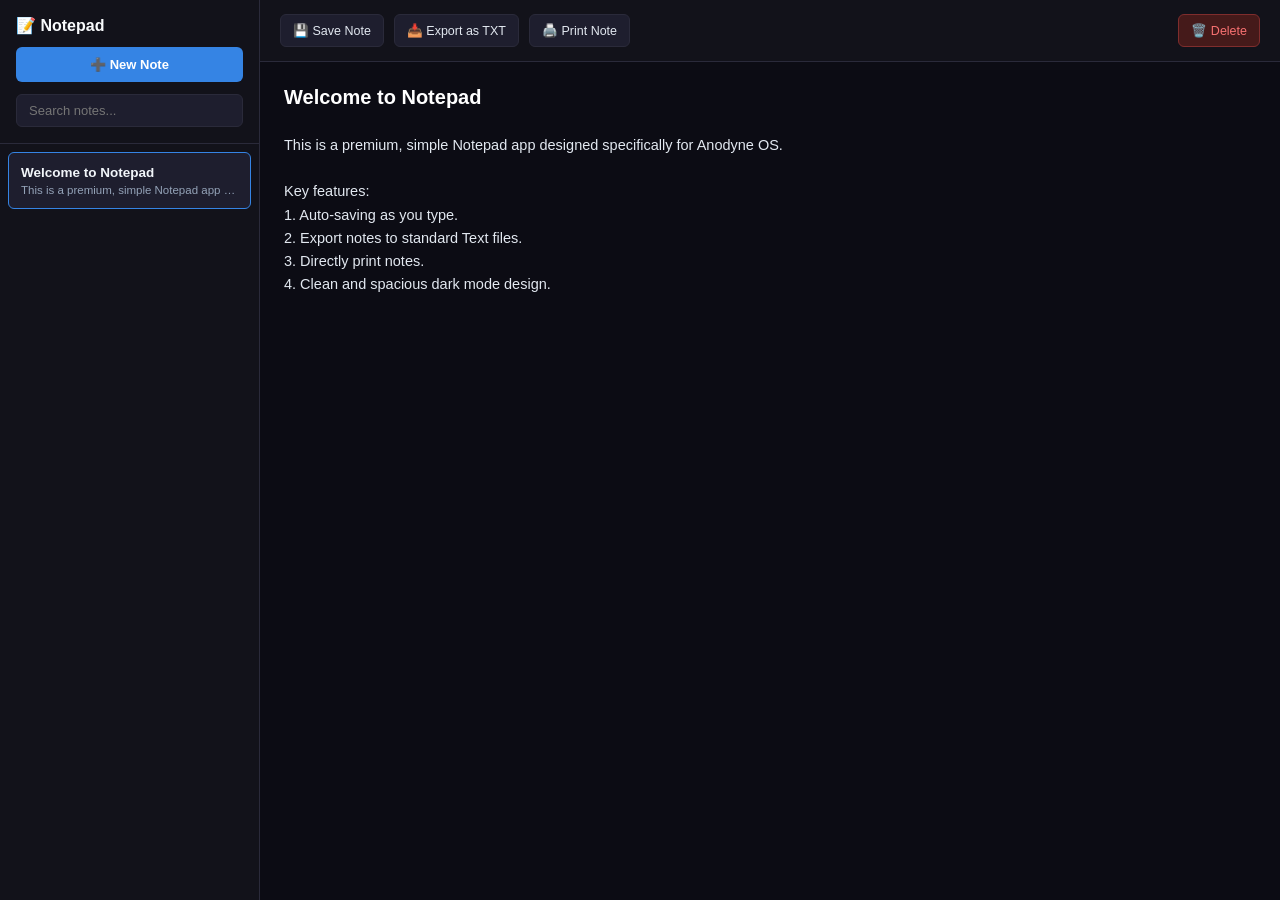
<file: app/src/main/assets/notepad/index.html>
<!DOCTYPE html>
<html lang="en">
<head>
    <meta charset="UTF-8">
    <meta name="viewport" content="width=device-width, initial-scale=1.0">
    <title>Notepad</title>
    <style>
        * {
            box-sizing: border-box;
            margin: 0;
            padding: 0;
            font-family: -apple-system, BlinkMacSystemFont, "Segoe UI", Roboto, "Helvetica Neue", Arial, sans-serif;
        }

        body {
            background-color: #0c0c14;
            color: #f8fafc;
            height: 100vh;
            display: flex;
            overflow: hidden;
        }

        /* Sidebar styling */
        .sidebar {
            width: 260px;
            background-color: #12121a;
            border-right: 1px solid #2a2a3a;
            display: flex;
            flex-direction: column;
            height: 100%;
        }

        .sidebar-header {
            padding: 16px;
            border-bottom: 1px solid #2a2a3a;
            display: flex;
            flex-direction: column;
            gap: 12px;
        }

        .app-title {
            font-size: 16px;
            font-weight: bold;
            color: #f8fafc;
            display: flex;
            align-items: center;
            gap: 8px;
        }

        .new-btn {
            background-color: #3584e4;
            color: white;
            border: none;
            padding: 10px;
            border-radius: 6px;
            cursor: pointer;
            font-weight: bold;
            font-size: 13px;
            width: 100%;
            transition: background-color 0.2s;
            display: flex;
            align-items: center;
            justify-content: center;
            gap: 6px;
        }

        .new-btn:hover {
            background-color: #2a6ec2;
        }

        .search-box {
            background-color: #1e1e2e;
            border: 1px solid #2a2a3a;
            color: white;
            padding: 8px 12px;
            border-radius: 6px;
            font-size: 13px;
            outline: none;
            width: 100%;
        }

        .notes-list {
            flex: 1;
            overflow-y: auto;
            padding: 8px;
        }

        .note-item {
            padding: 12px;
            border-radius: 6px;
            cursor: pointer;
            margin-bottom: 6px;
            transition: background-color 0.2s;
            border: 1px solid transparent;
        }

        .note-item:hover {
            background-color: #1e1e2e;
        }

        .note-item.active {
            background-color: #1e1e2e;
            border-color: #3584e4;
        }

        .note-item-title {
            font-weight: bold;
            font-size: 13.5px;
            color: #f1f5f9;
            white-space: nowrap;
            overflow: hidden;
            text-overflow: ellipsis;
            margin-bottom: 4px;
        }

        .note-item-preview {
            font-size: 11.5px;
            color: #94a3b8;
            white-space: nowrap;
            overflow: hidden;
            text-overflow: ellipsis;
        }

        /* Editor Area */
        .editor {
            flex: 1;
            display: flex;
            flex-direction: column;
            height: 100%;
            background-color: #0c0c14;
        }

        .toolbar {
            padding: 14px 20px;
            background-color: #12121a;
            border-bottom: 1px solid #2a2a3a;
            display: flex;
            align-items: center;
            justify-content: space-between;
        }

        .toolbar-actions {
            display: flex;
            gap: 10px;
        }

        .btn {
            background-color: #1e1e2e;
            color: #e2e8f0;
            border: 1px solid #2a2a3a;
            padding: 8px 12px;
            border-radius: 6px;
            cursor: pointer;
            font-size: 12.5px;
            transition: all 0.2s;
            display: flex;
            align-items: center;
            gap: 6px;
        }

        .btn:hover {
            background-color: #2a2a3a;
            color: white;
        }

        .btn-danger {
            background-color: #451a1a;
            border-color: #7f2d2d;
            color: #f87171;
        }

        .btn-danger:hover {
            background-color: #7f2d2d;
            color: white;
        }

        .editor-content {
            flex: 1;
            display: flex;
            flex-direction: column;
            padding: 24px;
            gap: 16px;
        }

        .note-title-input {
            background: transparent;
            border: none;
            color: white;
            font-size: 20px;
            font-weight: bold;
            outline: none;
            width: 100%;
            border-bottom: 1px solid transparent;
            padding-bottom: 8px;
            transition: border-bottom-color 0.2s;
        }

        .note-title-input:focus {
            border-bottom-color: #2a2a3a;
        }

        .note-body-textarea {
            flex: 1;
            background: transparent;
            border: none;
            color: #e2e8f0;
            font-size: 14.5px;
            line-height: 1.6;
            outline: none;
            resize: none;
            width: 100%;
        }

        /* Print styles */
        @media print {
            .sidebar, .toolbar {
                display: none !important;
            }
            body {
                background-color: white !important;
                color: black !important;
            }
            .note-title-input {
                color: black !important;
                border-bottom: 2px solid black !important;
            }
            .note-body-textarea {
                color: black !important;
            }
        }
    </style>
</head>
<body>

    <!-- Sidebar with Notes List -->
    <div class="sidebar">
        <div class="sidebar-header">
            <div class="app-title">📝 Notepad</div>
            <button class="new-btn" onclick="createNewNote()">➕ New Note</button>
            <input type="text" class="search-box" placeholder="Search notes..." oninput="filterNotes(this.value)">
        </div>
        <div class="notes-list" id="notesList">
            <!-- Dynamic note items will be placed here -->
        </div>
    </div>

    <!-- Active Editor Screen -->
    <div class="editor">
        <div class="toolbar">
            <div class="toolbar-actions">
                <button class="btn" onclick="saveNote()">💾 Save Note</button>
                <button class="btn" onclick="exportNote()">📥 Export as TXT</button>
                <button class="btn" onclick="printNote()">🖨️ Print Note</button>
            </div>
            <div>
                <button class="btn btn-danger" onclick="deleteNote()">🗑️ Delete</button>
            </div>
        </div>

        <div class="editor-content">
            <input type="text" id="noteTitle" class="note-title-input" placeholder="Untitled Note" oninput="autoSave()">
            <textarea id="noteBody" class="note-body-textarea" placeholder="Start typing here..." oninput="autoSave()"></textarea>
        </div>
    </div>

    <script>
        let notes = [];
        let activeNoteId = null;
        let saveTimeout = null;

        // Load notes from local storage on load
        window.addEventListener('load', () => {
            const stored = localStorage.getItem('anodyne_notes');
            if (stored) {
                try {
                    notes = JSON.parse(stored);
                } catch(e) {
                    notes = [];
                }
            }
            
            if (notes.length === 0) {
                // Prepopulate a sample welcome note
                notes.push({
                    id: 'welcome',
                    title: 'Welcome to Notepad',
                    body: 'This is a premium, simple Notepad app designed specifically for Anodyne OS.\n\nKey features:\n1. Auto-saving as you type.\n2. Export notes to standard Text files.\n3. Directly print notes.\n4. Clean and spacious dark mode design.',
                    updated: Date.now()
                });
            }
            
            activeNoteId = notes[0].id;
            renderNotesList();
            loadActiveNote();
        });

        function renderNotesList(filterQuery = "") {
            const listContainer = document.getElementById('notesList');
            listContainer.innerHTML = '';
            
            const filtered = notes.filter(n => 
                n.title.toLowerCase().includes(filterQuery.toLowerCase()) || 
                n.body.toLowerCase().includes(filterQuery.toLowerCase())
            );

            // Sort by last updated
            filtered.sort((a, b) => b.updated - a.updated);

            filtered.forEach(note => {
                const item = document.createElement('div');
                item.className = `note-item ${note.id === activeNoteId ? 'active' : ''}`;
                item.onclick = () => selectNote(note.id);

                const title = document.createElement('div');
                title.className = 'note-item-title';
                title.textContent = note.title || 'Untitled Note';

                const preview = document.createElement('div');
                preview.className = 'note-item-preview';
                preview.textContent = note.body || 'Empty';

                item.appendChild(title);
                item.appendChild(preview);
                listContainer.appendChild(item);
            });
        }

        function loadActiveNote() {
            const note = notes.find(n => n.id === activeNoteId);
            if (note) {
                document.getElementById('noteTitle').value = note.title;
                document.getElementById('noteBody').value = note.body;
            } else {
                document.getElementById('noteTitle').value = '';
                document.getElementById('noteBody').value = '';
            }
        }

        function selectNote(id) {
            activeNoteId = id;
            loadActiveNote();
            renderNotesList();
        }

        function createNewNote() {
            const newId = 'note_' + Date.now();
            const newNote = {
                id: newId,
                title: 'New Note',
                body: '',
                updated: Date.now()
            };
            notes.unshift(newNote);
            activeNoteId = newId;
            saveNotesToStorage();
            loadActiveNote();
            renderNotesList();
        }

        function deleteNote() {
            if (confirm("Are you sure you want to delete this note?")) {
                notes = notes.filter(n => n.id !== activeNoteId);
                saveNotesToStorage();
                
                if (notes.length > 0) {
                    activeNoteId = notes[0].id;
                } else {
                    createNewNote();
                }
                
                loadActiveNote();
                renderNotesList();
            }
        }

        function saveNotesToStorage() {
            localStorage.setItem('anodyne_notes', JSON.stringify(notes));
        }

        function autoSave() {
            if (saveTimeout) clearTimeout(saveTimeout);
            
            saveTimeout = setTimeout(() => {
                const note = notes.find(n => n.id === activeNoteId);
                if (note) {
                    note.title = document.getElementById('noteTitle').value;
                    note.body = document.getElementById('noteBody').value;
                    note.updated = Date.now();
                    saveNotesToStorage();
                    renderNotesList();
                }
            }, 300);
        }

        function saveNote() {
            const note = notes.find(n => n.id === activeNoteId);
            if (note) {
                note.title = document.getElementById('noteTitle').value;
                note.body = document.getElementById('noteBody').value;
                note.updated = Date.now();
                saveNotesToStorage();
                renderNotesList();
                
                // Trigger HTML5 Web Notification to show dynamic saved notification!
                if (window.Notification) {
                    new Notification("Notepad", {
                        body: `"${note.title || 'Untitled Note'}" has been saved successfully.`
                    });
                }
            }
        }

        function filterNotes(query) {
            renderNotesList(query);
        }

        function printNote() {
            // Check if sysContext printing is available, otherwise fall back to browser print
            if (window.sysContext && typeof window.sysContext.printDocument === 'function') {
                window.sysContext.printDocument();
            } else {
                window.print();
            }
        }

        function exportNote() {
            const title = document.getElementById('noteTitle').value || 'Untitled';
            const body = document.getElementById('noteBody').value;
            
            const blob = new Blob([body], { type: 'text/plain;charset=utf-8;' });
            const url = URL.createObjectURL(blob);
            
            const link = document.createElement("a");
            link.setAttribute("href", url);
            link.setAttribute("download", `${title}.txt`);
            link.style.visibility = 'hidden';
            document.body.appendChild(link);
            link.click();
            document.body.removeChild(link);
        }
    </script>
</body>
</html>
</file>
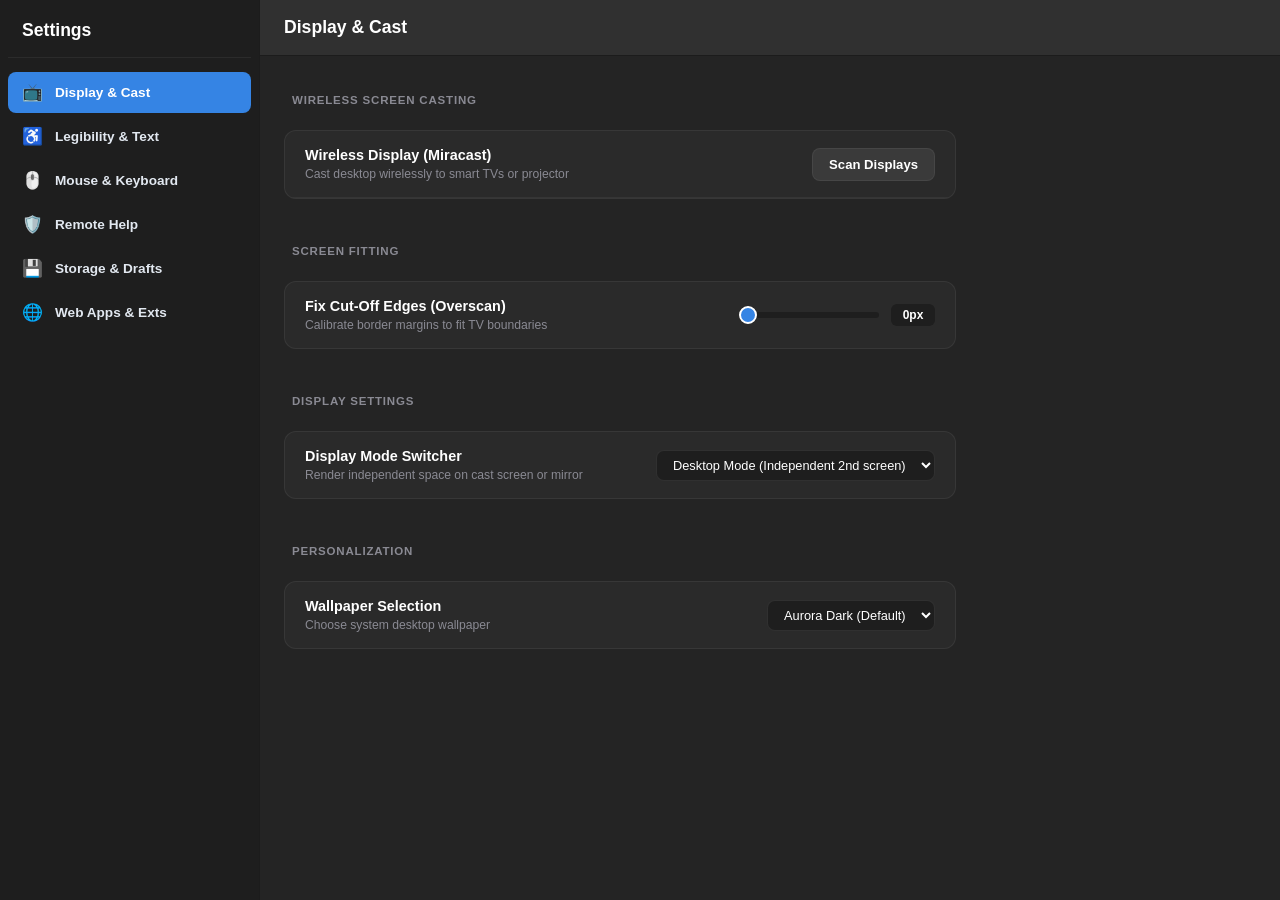
<file: app/src/main/assets/settings/index.html>
<!DOCTYPE html>
<html lang="en">
<head>
    <meta charset="UTF-8">
    <meta name="viewport" content="width=device-width, initial-scale=1.0">
    <title>Settings | Anodyne OS</title>
    <style>
        * {
            box-sizing: border-box;
            margin: 0;
            padding: 0;
        }

        body {
            background-color: #242424;
            color: #ffffff;
            font-family: Cantarell, -apple-system, BlinkMacSystemFont, "Segoe UI", Roboto, Helvetica, Arial, sans-serif;
            overflow: hidden;
            height: 100vh;
        }

        .settings-app-container {
            display: flex;
            height: 100vh;
            width: 100vw;
        }

        /* High Contrast Mode */
        body.high-contrast {
            background-color: #000000;
        }
        body.high-contrast .settings-sidebar {
            background-color: #000000;
            border-right: 2px solid #ffffff;
        }
        body.high-contrast .settings-main {
            background-color: #000000;
        }
        body.high-contrast .settings-header {
            background-color: #000000;
            border-bottom: 2px solid #ffffff;
        }
        body.high-contrast .pref-group {
            background-color: #000000;
            border: 2px solid #ffffff;
        }
        body.high-contrast .pref-row {
            border-bottom: 2px solid #ffffff;
        }
        body.high-contrast .category-list li {
            border: 2px solid transparent;
        }
        body.high-contrast .category-list li.active {
            background-color: #ffffff;
            color: #000000;
            border-color: #ffffff;
        }
        body.high-contrast .category-list li.active .label {
            color: #000000;
        }
        body.high-contrast .btn {
            border: 2px solid #ffffff !important;
        }
        body.high-contrast .dropdown, body.high-contrast .text-input {
            border: 2px solid #ffffff;
        }

        /* Sidebar Navigation - Gnome Settings Style */
        .settings-sidebar {
            width: 260px;
            background-color: #1e1e1e;
            border-right: 1px solid #1c1c1c;
            display: flex;
            flex-direction: column;
            flex-shrink: 0;
            padding: 20px 8px;
        }

        .sidebar-header {
            padding: 0 14px 16px 14px;
            border-bottom: 1px solid rgba(255, 255, 255, 0.06);
            margin-bottom: 14px;
        }

        .header-title {
            font-size: 1.1rem;
            font-weight: 700;
            color: #ffffff;
        }

        .category-list {
            list-style: none;
        }

        .category-list li {
            display: flex;
            align-items: center;
            gap: 12px;
            padding: 10px 14px;
            border-radius: 8px;
            cursor: pointer;
            margin-bottom: 3px;
            transition: background-color 0.12s, color 0.12s;
            color: #e2e8f0;
        }

        .category-list li:hover {
            background-color: rgba(255, 255, 255, 0.05);
            color: #ffffff;
        }

        .category-list li.active {
            background-color: #3584e4;
            color: #ffffff;
        }

        .category-list li.active .label {
            color: #ffffff;
        }

        .category-list li .icon {
            font-size: 1.05rem;
        }

        .category-list li .label {
            font-size: 0.85rem;
            font-weight: 600;
        }

        /* Main Settings Area */
        .settings-main {
            flex-grow: 1;
            display: flex;
            flex-direction: column;
            height: 100%;
            background-color: #242424;
        }

        .settings-header {
            height: 56px;
            border-bottom: 1px solid #1c1c1c;
            display: flex;
            align-items: center;
            padding: 0 24px;
            background-color: #303030;
            flex-shrink: 0;
        }

        .settings-header h1 {
            font-size: 1.1rem;
            font-weight: 700;
            color: #ffffff;
        }

        .settings-content {
            flex-grow: 1;
            overflow-y: auto;
            padding: 24px;
            max-width: 720px;
            width: 100%;
        }

        .settings-section {
            display: flex;
            flex-direction: column;
            gap: 18px;
        }

        /* Gnome Style Preference Groups & Rows */
        .pref-group-title {
            font-size: 0.72rem;
            color: #8a8a93;
            text-transform: uppercase;
            letter-spacing: 0.8px;
            font-weight: 700;
            margin-bottom: 6px;
            margin-top: 14px;
            margin-left: 8px;
        }

        .pref-group {
            background-color: rgba(255, 255, 255, 0.03);
            border-radius: 12px;
            border: 1px solid rgba(255, 255, 255, 0.06);
            overflow: hidden;
            margin-bottom: 14px;
        }

        .pref-row {
            display: flex;
            justify-content: space-between;
            align-items: center;
            padding: 16px 20px;
            border-bottom: 1px solid rgba(255, 255, 255, 0.05);
        }

        .pref-row:last-child {
            border-bottom: none;
        }

        .pref-text {
            display: flex;
            flex-direction: column;
            gap: 4px;
            padding-right: 16px;
        }

        .pref-title {
            font-size: 0.9rem;
            font-weight: 600;
            color: #ffffff;
        }

        .pref-subtitle {
            font-size: 0.76rem;
            color: #8a8a93;
        }

        .pref-control {
            display: flex;
            align-items: center;
            gap: 12px;
        }

        /* Slider, Badge, Input Control styling */
        .slider-badge {
            background-color: #1e1e1e;
            color: #ffffff;
            font-size: 0.75rem;
            font-weight: 600;
            padding: 4px 8px;
            border-radius: 6px;
            min-width: 44px;
            text-align: center;
        }

        .range-slider {
            -webkit-appearance: none;
            appearance: none;
            width: 140px;
            height: 6px;
            background: #1e1e1e;
            border-radius: 3px;
            outline: none;
        }

        .range-slider::-webkit-slider-thumb {
            -webkit-appearance: none;
            appearance: none;
            width: 18px;
            height: 18px;
            border-radius: 50%;
            background: #3584e4;
            cursor: pointer;
            transition: background-color 0.15s;
            border: 2px solid #ffffff;
        }

        .range-slider::-webkit-slider-thumb:hover {
            background: #1c71d8;
        }

        /* Toggle Switch styling */
        .switch {
            position: relative;
            display: inline-block;
            width: 44px;
            height: 24px;
        }

        .switch input {
            opacity: 0;
            width: 0;
            height: 0;
        }

        .slider {
            position: absolute;
            cursor: pointer;
            top: 0;
            left: 0;
            right: 0;
            bottom: 0;
            background-color: #1e1e1e;
            transition: .2s;
            border-radius: 24px;
            border: 1px solid rgba(255, 255, 255, 0.08);
        }

        .slider:before {
            position: absolute;
            content: "";
            height: 16px;
            width: 16px;
            left: 3px;
            bottom: 3px;
            background-color: #808080;
            transition: .2s;
            border-radius: 50%;
        }

        input:checked + .slider {
            background-color: #3584e4;
            border-color: #3584e4;
        }

        input:checked + .slider:before {
            transform: translateX(20px);
            background-color: #ffffff;
        }

        /* Dropdowns & Forms */
        .dropdown {
            background-color: #1e1e1e;
            color: #ffffff;
            border: 1px solid rgba(255, 255, 255, 0.08);
            border-radius: 8px;
            padding: 6px 12px;
            font-size: 0.8rem;
            outline: none;
            cursor: pointer;
        }

        .text-input {
            background-color: #1e1e1e;
            color: #ffffff;
            border: 1px solid rgba(255, 255, 255, 0.08);
            border-radius: 8px;
            padding: 8px 12px;
            font-size: 0.85rem;
            outline: none;
        }

        .text-input:focus {
            border-color: #3584e4;
        }

        /* Buttons */
        .btn {
            border: none;
            border-radius: 8px;
            padding: 8px 16px;
            font-size: 0.82rem;
            font-weight: 600;
            cursor: pointer;
            transition: background-color 0.15s;
        }

        .btn-primary {
            background-color: #3584e4;
            color: #ffffff;
        }

        .btn-primary:hover {
            background-color: #1c71d8;
        }

        .btn-secondary {
            background-color: #3a3a3a;
            color: #ffffff;
            border: 1px solid rgba(255, 255, 255, 0.06);
        }

        .btn-secondary:hover {
            background-color: #454545;
        }

        .btn-danger {
            background-color: #e01b24;
            color: #ffffff;
        }

        .btn-danger:hover {
            background-color: #c01c28;
        }

        .hidden {
            display: none !important;
        }
    </style>
</head>
<body>
    <div class="settings-app-container">
        <!-- Gnome Left Sidebar -->
        <aside class="settings-sidebar">
            <div class="sidebar-header">
                <span class="header-title">Settings</span>
            </div>
            <ul class="category-list">
                <li id="cat-display" class="active" onclick="switchCategory('display')">
                    <span class="icon">📺</span>
                    <span class="label">Display & Cast</span>
                </li>
                <li id="cat-legibility" onclick="switchCategory('legibility')">
                    <span class="icon">♿</span>
                    <span class="label">Legibility & Text</span>
                </li>
                <li id="cat-input" onclick="switchCategory('input')">
                    <span class="icon">🖱️</span>
                    <span class="label">Mouse & Keyboard</span>
                </li>
                <li id="cat-remote" onclick="switchCategory('remote')">
                    <span class="icon">🛡️</span>
                    <span class="label">Remote Help</span>
                </li>
                <li id="cat-storage" onclick="switchCategory('storage')">
                    <span class="icon">💾</span>
                    <span class="label">Storage & Drafts</span>
                </li>
                 <li id="cat-web-apps" onclick="switchCategory('web-apps')">
                     <span class="icon">🌐</span>
                     <span class="label">Web Apps & Exts</span>
                 </li>
            </ul>
        </aside>

        <!-- Gnome Right Content Pane -->
        <main class="settings-main">
            <header class="settings-header">
                <h1 id="category-title">Display & Cast</h1>
            </header>

            <div class="settings-content">
                <!-- Section 1: Display & Cast -->
                <section id="sec-display" class="settings-section">
                    <div class="pref-group-title">Wireless Screen Casting</div>
                    <div class="pref-group">
                        <div class="pref-row">
                            <div class="pref-text">
                                <span class="pref-title">Wireless Display (Miracast)</span>
                                <span class="pref-subtitle">Cast desktop wirelessly to smart TVs or projector</span>
                            </div>
                            <div class="pref-control">
                                <button class="btn btn-secondary" onclick="scanWifiDisplays()">Scan Displays</button>
                            </div>
                        </div>
                        <div class="pref-row" id="display-list-row" style="display:none; flex-direction:column; align-items:stretch; gap:10px;">
                            <div style="font-size: 0.8rem; color:#8a8a93; margin-bottom:4px;">Available Smart Screens:</div>
                            <div class="pref-row" style="padding: 8px 0; border-bottom: none;">
                                <span>📺 Living Room TV</span>
                                <button class="btn btn-primary" style="padding: 4px 10px;" onclick="connectWifiDisplay('Living Room TV')">Connect</button>
                            </div>
                            <div class="pref-row" style="padding: 8px 0; border-bottom: none;">
                                <span>🖥️ Conference Projector</span>
                                <button class="btn btn-primary" style="padding: 4px 10px;" onclick="connectWifiDisplay('Conference Projector')">Connect</button>
                            </div>
                        </div>
                    </div>

                    <div class="pref-group-title">Screen Fitting</div>
                    <div class="pref-group">
                        <div class="pref-row">
                            <div class="pref-text">
                                <span class="pref-title">Fix Cut-Off Edges (Overscan)</span>
                                <span class="pref-subtitle">Calibrate border margins to fit TV boundaries</span>
                            </div>
                            <div class="pref-control">
                                <input type="range" id="overscan-slider" min="0" max="40" value="0" class="range-slider" oninput="changeOverscan(this.value)">
                                <span id="overscan-val" class="slider-badge">0px</span>
                            </div>
                        </div>
                    </div>

                    <div class="pref-group-title">Display Settings</div>
                    <div class="pref-group">
                        <div class="pref-row">
                            <div class="pref-text">
                                <span class="pref-title">Display Mode Switcher</span>
                                <span class="pref-subtitle">Render independent space on cast screen or mirror</span>
                            </div>
                            <div class="pref-control">
                                <select id="display-mode-select" class="dropdown" onchange="changeDisplayMode(this.value)">
                                    <option value="desktop">Desktop Mode (Independent 2nd screen)</option>
                                    <option value="mirror">Mirror Phone Screen</option>
                                </select>
                            </div>
                        </div>
                    </div>

                    <div class="pref-group-title">Personalization</div>
                    <div class="pref-group">
                        <div class="pref-row">
                            <div class="pref-text">
                                <span class="pref-title">Wallpaper Selection</span>
                                <span class="pref-subtitle">Choose system desktop wallpaper</span>
                            </div>
                            <div class="pref-control">
                                <select id="wallpaper-select" class="dropdown" onchange="changeWallpaper(this.value)">
                                    <option value="dark">Aurora Dark (Default)</option>
                                    <option value="light">Classic Light</option>
                                    <option value="contrast">High-Contrast Slate</option>
                                </select>
                            </div>
                        </div>
                    </div>
                </section>

                <!-- Section 2: Legibility & Text -->
                <section id="sec-legibility" class="settings-section hidden">
                    <div class="pref-group-title">OS Size & Zoom</div>
                    <div class="pref-group">
                        <div class="pref-row">
                            <div class="pref-text">
                                <span class="pref-title">Desktop Sizing</span>
                                <span class="pref-subtitle">Scale text sizes and panels globally</span>
                            </div>
                            <div class="pref-control">
                                <select id="scale-select" class="dropdown" onchange="changeScale(this.value)">
                                    <option value="1.0">Small (100%)</option>
                                    <option value="1.25">Medium (125%)</option>
                                    <option value="1.5">Large (150%)</option>
                                    <option value="2.0">Extra Large (200%)</option>
                                </select>
                            </div>
                        </div>
                    </div>

                    <div class="pref-group-title">Visual Enhancements</div>
                    <div class="pref-group">
                        <div class="pref-row">
                            <div class="pref-text">
                                <span class="pref-title">High Contrast Mode</span>
                                <span class="pref-subtitle">Bold border boundaries for low-vision reading</span>
                            </div>
                            <div class="pref-control">
                                <label class="switch">
                                    <input type="checkbox" id="high-contrast-toggle" onchange="toggleHighContrast(this.checked)">
                                    <span class="slider"></span>
                                </label>
                            </div>
                        </div>
                    </div>

                    <div class="pref-group-title">Mouse Pointer Customization</div>
                    <div class="pref-group">
                        <div class="pref-row">
                            <div class="pref-text">
                                <span class="pref-title">Cursor Visual Color</span>
                                <span class="pref-subtitle">Pointer styling color preset</span>
                            </div>
                            <div class="pref-control">
                                <select id="cursor-color" class="dropdown" onchange="changeCursorStyle()">
                                    <option value="white">White (Default)</option>
                                    <option value="black">Black</option>
                                    <option value="yellow">Yellow</option>
                                </select>
                            </div>
                        </div>
                        <div class="pref-row">
                            <div class="pref-text">
                                <span class="pref-title">Cursor Scaling Size</span>
                                <span class="pref-subtitle">Scale mouse pointer pointer arrow width</span>
                            </div>
                            <div class="pref-control">
                                <select id="cursor-size" class="dropdown" onchange="changeCursorStyle()">
                                    <option value="normal">Normal</option>
                                    <option value="large">Large</option>
                                    <option value="extra large">Extra Large</option>
                                </select>
                            </div>
                        </div>
                    </div>

                    <div class="pref-group-title">Speech Assistance</div>
                    <div class="pref-group">
                        <div class="pref-row">
                            <div class="pref-text">
                                <span class="pref-title">Sound Alerts (Text-to-Speech)</span>
                                <span class="pref-subtitle">Read active tab sessions aloud when switched</span>
                            </div>
                            <div class="pref-control">
                                <label class="switch">
                                    <input type="checkbox" id="sound-alerts-toggle">
                                    <span class="slider"></span>
                                </label>
                            </div>
                        </div>
                    </div>
                </section>

                <!-- Section 3: Mouse & Keyboard -->
                <section id="sec-input" class="settings-section hidden">
                    <div class="pref-group-title">Trackpad & Pointer</div>
                    <div class="pref-group">
                        <div class="pref-row">
                            <div class="pref-text">
                                <span class="pref-title">Mouse Pointer Speed</span>
                                <span class="pref-subtitle">Pointer velocity delta sensitivity</span>
                            </div>
                            <div class="pref-control">
                                <input type="range" id="pointer-speed-slider" min="5" max="25" value="10" class="range-slider" oninput="changePointerSpeed(this.value)">
                                <span id="pointer-speed-val" class="slider-badge">1.0x</span>
                            </div>
                        </div>
                        <div class="pref-row">
                            <div class="pref-text">
                                <span class="pref-title">Scroll Direction</span>
                                <span class="pref-subtitle">Natural (content moves with finger) vs Standard</span>
                            </div>
                            <div class="pref-control">
                                <label class="switch">
                                    <input type="checkbox" id="scroll-direction-toggle" checked onchange="changeScrollDirection(this.checked)">
                                    <span class="slider"></span>
                                </label>
                            </div>
                        </div>
                    </div>

                    <div class="pref-group-title">System Shortcuts</div>
                    <div class="pref-group">
                        <div class="pref-row">
                            <div class="pref-text">
                                <span class="pref-title">Spotlight Shortcut Trigger</span>
                                <span class="pref-subtitle">Define keystroke pattern to toggle Intent Launcher</span>
                            </div>
                            <div class="pref-control">
                                <select id="spotlight-shortcut-select" class="dropdown">
                                    <option value="meta_space">Cmd/Ctrl + Space (Default)</option>
                                    <option value="alt_space">Alt + Space</option>
                                    <option value="meta_only">Win / Command key alone</option>
                                </select>
                            </div>
                        </div>
                    </div>

                    <div class="pref-group-title">Typing Options</div>
                    <div class="pref-group">
                        <div class="pref-row">
                            <div class="pref-text">
                                <span class="pref-title">On-Screen Keyboard</span>
                                <span class="pref-subtitle">Auto-show virtual keyboard when focusing text edits</span>
                            </div>
                            <div class="pref-control">
                                <label class="switch">
                                    <input type="checkbox" id="keyboard-auto-toggle" checked>
                                    <span class="slider"></span>
                                </label>
                            </div>
                        </div>
                    </div>
                </section>

                <!-- Section 4: Remote Help -->
                <section id="sec-remote" class="settings-section hidden">
                    <div class="pref-group-title">IT Screen Sharing</div>
                    <div class="pref-group">
                        <div class="pref-row">
                            <div class="pref-text">
                                <span class="pref-title">Get Remote Assistance</span>
                                <span class="pref-subtitle">Get secure help by sharing screen via 6-digit PIN</span>
                            </div>
                            <div class="pref-control">
                                <button class="btn btn-secondary" onclick="triggerHelpPin()">Get Code</button>
                            </div>
                        </div>
                        <div class="pref-row" id="remote-pin-row" style="display:none; background:rgba(220,38,38,0.1); border-color: rgba(220,38,38,0.2);">
                            <div class="pref-text">
                                <span class="pref-title" style="color:#ef4444;">Active Remote Session PIN</span>
                                <span class="pref-subtitle" id="remote-pin-val" style="font-size:1.5rem; font-weight:bold; color:white; margin-top:8px;">000 000</span>
                            </div>
                        </div>
                    </div>

                    <div class="pref-group-title">Unattended Remote Access</div>
                    <div class="pref-group">
                        <div class="pref-row">
                            <div class="pref-text">
                                <span class="pref-title">Enable Unattended Access</span>
                                <span class="pref-subtitle">Remote into this DeX desktop securely from home</span>
                            </div>
                            <div class="pref-control">
                                <label class="switch">
                                    <input type="checkbox" id="unattended-toggle" onchange="toggleUnattended(this.checked)">
                                    <span class="slider"></span>
                                </label>
                            </div>
                        </div>
                        <div class="pref-row" id="unattended-pass-row" style="display:none; flex-direction:column; align-items:stretch; gap:10px;">
                            <div class="form-group">
                                <label for="unattended-password">Security Password</label>
                                <input type="password" id="unattended-password" placeholder="Enter secure password" class="text-input">
                            </div>
                        </div>
                    </div>

                    <div class="pref-group-title">Active Connections</div>
                    <div class="pref-group">
                        <div class="pref-row">
                            <div class="pref-text">
                                <span class="pref-title">Active Support Session</span>
                                <span class="pref-subtitle" id="connection-status-label">No active connections</span>
                            </div>
                            <div class="pref-control">
                                <button class="btn btn-danger" id="disconnect-remote-btn" style="display:none;" onclick="disconnectRemoteSession()">Disconnect Session</button>
                            </div>
                        </div>
                    </div>
                </section>

                <!-- Section 5: Storage & Drafts -->
                <section id="sec-storage" class="settings-section hidden">
                    <div class="pref-group-title">Draft Security</div>
                    <div class="pref-group">
                        <div class="pref-row">
                            <div class="pref-text">
                                <span class="pref-title">Auto-Save Protection</span>
                                <span class="pref-subtitle">Automatically backup text drafts and page forms to SQLite-WASM every 5 seconds</span>
                            </div>
                            <div class="pref-control">
                                <label class="switch">
                                    <input type="checkbox" id="autosave-toggle" checked>
                                    <span class="slider"></span>
                                </label>
                            </div>
                        </div>
                    </div>

                    <div class="pref-group-title">Tab Resource Management</div>
                    <div class="pref-group">
                        <div class="pref-row">
                            <div class="pref-text">
                                <span class="pref-title">Tab Memory Saver Mode</span>
                                <span class="pref-subtitle">Balance RAM footprint vs tab load speeds</span>
                            </div>
                            <div class="pref-control">
                                <select id="memory-saver-select" class="dropdown">
                                    <option value="balanced">Balanced (Suspend background tabs after 15 mins)</option>
                                    <option value="performance">Performance (Keep all tabs loaded in RAM)</option>
                                    <option value="saver">Aggressive Saver (Serialize background tabs immediately)</option>
                                </select>
                            </div>
                        </div>
                    </div>

                    <div class="pref-group-title">Browser Health & Maintenance</div>
                    <div class="pref-group">
                        <div class="pref-row">
                            <div class="pref-text">
                                <span class="pref-title">One-Tap Cleanup ("Free Up Space")</span>
                                <span class="pref-subtitle">Purge temporary cache, storage, and cookies to keep Anodyne Desktop running fast</span>
                            </div>
                            <div class="pref-control">
                                <button class="btn btn-danger" style="background:#dc2626; color:white; border:none; padding:8px 16px; border-radius:6px; cursor:pointer;" onclick="triggerCacheCleanup()">Clean System Cache</button>
                            </div>
                        </div>
                    </div>
                </section>

                <!-- Section 6: Default Web Apps -->
                <section id="sec-web-apps" class="settings-section hidden">
                    <div class="pref-group-title">Protocol Mappings</div>
                    <div class="pref-group">
                        <div class="pref-row">
                            <div class="pref-text">
                                <span class="pref-title">Default Email Service (mailto)</span>
                                <span class="pref-subtitle">Direct mail links mapping choice</span>
                            </div>
                            <div class="pref-control">
                                <select id="email-default-select" class="dropdown">
                                    <option value="gmail">Web Gmail (Recommended)</option>
                                    <option value="outlook">Outlook PWA</option>
                                    <option value="custom">Custom Webmail Server</option>
                                </select>
                            </div>
                        </div>
                    </div>

                    <div class="pref-group-title">File Type Handlers</div>
                    <div class="pref-group">
                        <div class="pref-row">
                            <div class="pref-text">
                                <span class="pref-title">PDF Document Reader</span>
                                <span class="pref-subtitle">Default PDF contract and document reader engine</span>
                            </div>
                            <div class="pref-control">
                                <select id="pdf-default-select" class="dropdown">
                                    <option value="wasm">WASM PDFium Viewer (On-Device)</option>
                                    <option value="external">External Browser Tab</option>
                                </select>
                            </div>
                        </div>
                    </div>

                    <div class="pref-group-title">Installed Web Apps (PWAs)</div>
                    <div class="pref-group">
                        <div id="installed-pwas-list" style="display: flex; flex-direction: column; gap: 4px; padding: 6px 0;">
                            <!-- Dynamically loaded -->
                        </div>
                    </div>

                    <div class="pref-group-title">Install New Web App (PWA)</div>
                    <div class="pref-group" style="padding: 14px; display: flex; flex-direction: column; gap: 10px;">
                        <input type="text" id="install-pwa-name" placeholder="App Name (e.g. Calculator)" class="text-input" style="width: 100%; box-sizing: border-box;">
                        <input type="text" id="install-pwa-url" placeholder="App URL (https://...)" class="text-input" style="width: 100%; box-sizing: border-box;">
                        <div style="display: flex; gap: 10px; align-items: center;">
                            <select id="install-pwa-category" class="dropdown" style="flex: 1;">
                                <option value="Accessories">Accessories</option>
                                <option value="Internet">Internet</option>
                                <option value="System Tools">System Tools</option>
                                <option value="Preferences">Preferences</option>
                            </select>
                            <button class="btn btn-primary" onclick="submitPwaInstall()" style="padding: 8px 16px;">Install App</button>
                        </div>
                    </div>

                    <div class="pref-group-title">Installed Browser Extensions</div>
                    <div class="pref-group">
                        <div id="installed-extensions-list" style="display: flex; flex-direction: column; gap: 4px; padding: 6px 0;">
                            <!-- Dynamically loaded -->
                        </div>
                    </div>

                    <div class="pref-group-title">Install New Extension</div>
                    <div class="pref-group" style="padding: 14px; display: flex; flex-direction: column; gap: 10px;">
                        <input type="text" id="install-ext-name" placeholder="Extension Name (e.g. Dark Mode)" class="text-input" style="width: 100%; box-sizing: border-box;">
                        <textarea id="install-ext-script" placeholder="Extension JavaScript code..." class="text-input" style="width: 100%; height: 80px; box-sizing: border-box; font-family: monospace; font-size: 0.8rem; padding: 8px; border-radius: 6px; background: #0c0c14; color: white; border: 1px solid #2a2a3a;"></textarea>
                        <button class="btn btn-primary" onclick="submitExtensionInstall()" style="padding: 8px 16px; align-self: flex-end;">Install Extension</button>
                    </div>
                </section>
            </div>
        </main>
    </div>

    <script>
        (function() {
            var messagePort = null;
            var pendingRequests = [];
            var callbackMap = {};

            window.addEventListener('message', function(e) {
                if (e.data === 'init-ipc' && e.ports && e.ports.length > 0) {
                    messagePort = e.ports[0];
                    messagePort.onmessage = function(event) {
                        // Secure WebMessagePort messages
                    };
                    
                    while (pendingRequests.length > 0) {
                        var req = pendingRequests.shift();
                        messagePort.postMessage(JSON.stringify(req));
                    }
                }
            });

            window.addEventListener('anodyneIpcResponse', function(e) {
                var detail = e.detail;
                if (detail && callbackMap[detail.id]) {
                    callbackMap[detail.id](detail.result);
                    delete callbackMap[detail.id];
                }
            });

            window.anodyneIPC = {
                send: function(action) {
                    var args = Array.prototype.slice.call(arguments, 1);
                    var id = 'msg_' + Math.random().toString(36).substr(2, 9);
                    return new Promise(function(resolve) {
                        callbackMap[id] = resolve;
                        var req = { id: id, action: action, args: args };
                        if (messagePort) {
                            messagePort.postMessage(JSON.stringify(req));
                        } else {
                            pendingRequests.push(req);
                        }
                    });
                }
            };
        })();

        document.addEventListener("DOMContentLoaded", function() {
            initializeAnodyneIPCBridge();
            setupSettingListeners();
            switchCategory('display');
            loadDynamicAppsAndExtensions();
        });

        function initializeAnodyneIPCBridge() {
            console.log("Bridge initialized using WebMessagePort IPC.");
            loadHostSystemStats();
        }

        function loadHostSystemStats() {
            window.anodyneIPC.send("getAccessPin").then(function(pin) {
                if (pin) {
                    document.getElementById("remote-pin-val").textContent = pin;
                }
            });
        }

        function switchCategory(cat) {
            const sections = document.querySelectorAll(".settings-section");
            sections.forEach(sec => sec.classList.add("hidden"));

            const activeSec = document.getElementById("sec-" + cat);
            if (activeSec) {
                activeSec.classList.remove("hidden");
            }

            const titles = {
                'display': 'Display & Cast',
                'legibility': 'Legibility & Text',
                'input': 'Mouse & Keyboard',
                'remote': 'Remote Help',
                'storage': 'Storage & Drafts',
                'web-apps': 'Web Apps & Extensions'
            };
            document.getElementById("category-title").textContent = titles[cat] || 'Settings';

            const listItems = document.querySelectorAll(".category-list li");
            listItems.forEach(li => li.classList.remove("active"));
            
            const activeLi = document.getElementById("cat-" + cat);
            if (activeLi) {
                activeLi.classList.add("active");
            }

            loadHostSystemStats();
            if (cat === 'web-apps') {
                loadDynamicAppsAndExtensions();
            }
        }

        function setupSettingListeners() {
            const cachedOverscan = localStorage.getItem("overscan") || 0;
            const overscanSlider = document.getElementById("overscan-slider");
            if (overscanSlider) {
                overscanSlider.value = cachedOverscan;
                document.getElementById("overscan-val").textContent = cachedOverscan + "px";
            }

            const cachedSpeed = localStorage.getItem("pointerSpeed") || 10;
            const speedSlider = document.getElementById("pointer-speed-slider");
            if (speedSlider) {
                speedSlider.value = cachedSpeed;
                document.getElementById("pointer-speed-val").textContent = (cachedSpeed / 10).toFixed(1) + "x";
            }
        }

        // Wireless displays simulation triggers
        function scanWifiDisplays() {
            const row = document.getElementById("display-list-row");
            row.style.display = row.style.display === "none" ? "flex" : "none";
        }

        function connectWifiDisplay(name) {
            alert(`Connecting wirelessly to: ${name}...`);
        }

        function changeOverscan(val) {
            document.getElementById("overscan-val").textContent = val + "px";
            localStorage.setItem("overscan", val);
            window.anodyneIPC.send("setOverscanPadding", parseInt(val, 10));
        }

        function changeDisplayMode(mode) {
            window.anodyneIPC.send("logWebEvent", `Settings: Changed display mode to ${mode}`);
        }

        function changeWallpaper(wallpaper) {
            window.anodyneIPC.send("logWebEvent", `Settings: Updated desktop wallpaper theme to ${wallpaper}`);
        }

        function changeScale(scaleStr) {
            const scale = parseFloat(scaleStr);
            window.anodyneIPC.send("setUiScale", scale);
        }

        function toggleHighContrast(checked) {
            if (checked) {
                document.body.classList.add("high-contrast");
            } else {
                document.body.classList.remove("high-contrast");
            }
            window.anodyneIPC.send("logWebEvent", `Settings: Toggle high contrast mode to ${checked}`);
        }

        function changeCursorStyle() {
            const color = document.getElementById("cursor-color").value;
            const size = document.getElementById("cursor-size").value;
            window.anodyneIPC.send("setCursorStyle", color, size);
        }

        function changePointerSpeed(val) {
            const factor = (val / 10).toFixed(1);
            document.getElementById("pointer-speed-val").textContent = factor + "x";
            localStorage.setItem("pointerSpeed", val);
            window.anodyneIPC.send("setPointerSpeed", parseFloat(factor));
        }

        function changeScrollDirection(natural) {
            window.anodyneIPC.send("setScrollDirectionNatural", natural);
        }

        // Help triggers
        function triggerHelpPin() {
            const row = document.getElementById("remote-pin-row");
            row.style.display = "flex";
            loadHostSystemStats();
        }

        function toggleUnattended(checked) {
            const row = document.getElementById("unattended-pass-row");
            row.style.display = checked ? "flex" : "none";
        }

        function disconnectRemoteSession() {
            window.anodyneIPC.send("stopRemoteControlSession");
            document.getElementById("remote-pin-row").style.display = "none";
            document.getElementById("disconnect-remote-btn").style.display = "none";
            document.getElementById("connection-status-label").textContent = "No active connections";
        }

        function triggerCacheCleanup() {
            window.anodyneIPC.send("clearSystemStorage").then(function() {
                alert("System temporary databases and cache cleared successfully!");
            });
        }

        function loadDynamicAppsAndExtensions() {
            // Render PWAs list
            const pwasList = document.getElementById("installed-pwas-list");
            if (pwasList) {
                pwasList.innerHTML = "";
                window.anodyneIPC.send("getDynamicPwasJson").then(function(jsonStr) {
                    try {
                        const pwas = JSON.parse(jsonStr || "[]");
                        if (pwas.length === 0) {
                            pwasList.innerHTML = '<div style="font-size:0.85rem; color:#64748b; padding:4px 14px;">No custom PWAs installed</div>';
                        } else {
                            pwas.forEach(pwa => {
                                const row = document.createElement("div");
                                row.className = "pref-row";
                                row.style.borderBottom = "none";
                                row.style.padding = "6px 14px";
                                row.innerHTML = `
                                    <div class="pref-text">
                                        <span class="pref-title">${pwa.title}</span>
                                        <span class="pref-subtitle">${pwa.url} (${pwa.category})</span>
                                    </div>
                                    <div class="pref-control">
                                        <button class="btn btn-danger" style="background:#dc2626; color:white; border:none; padding:4px 8px; border-radius:4px; font-size:0.75rem; cursor:pointer;" onclick="uninstallPwa('${pwa.id}')">Uninstall</button>
                                    </div>
                                `;
                                pwasList.appendChild(row);
                            });
                        }
                    } catch(e) { console.error(e); }
                });
            }

            // Render Extensions list
            const extsList = document.getElementById("installed-extensions-list");
            if (extsList) {
                extsList.innerHTML = "";
                window.anodyneIPC.send("getDynamicExtensionsJson").then(function(jsonStr) {
                    try {
                        const exts = JSON.parse(jsonStr || "[]");
                        if (exts.length === 0) {
                            extsList.innerHTML = '<div style="font-size:0.85rem; color:#64748b; padding:4px 14px;">No custom extensions installed</div>';
                        } else {
                            exts.forEach(ext => {
                                const row = document.createElement("div");
                                row.className = "pref-row";
                                row.style.borderBottom = "none";
                                row.style.padding = "6px 14px";
                                row.innerHTML = `
                                    <div class="pref-text">
                                        <span class="pref-title">🧩 ${ext.name}</span>
                                    </div>
                                    <div class="pref-control">
                                        <button class="btn btn-danger" style="background:#dc2626; color:white; border:none; padding:4px 8px; border-radius:4px; font-size:0.75rem; cursor:pointer;" onclick="uninstallExtension('${ext.name}')">Remove</button>
                                    </div>
                                `;
                                extsList.appendChild(row);
                            });
                        }
                    } catch(e) { console.error(e); }
                });
            }
        }

        function submitPwaInstall() {
            const name = document.getElementById("install-pwa-name").value.trim();
            const url = document.getElementById("install-pwa-url").value.trim();
            const category = document.getElementById("install-pwa-category").value;
            if (!name || !url) {
                alert("Please fill in both Name and URL.");
                return;
            }
            const id = "pwa_" + Date.now();
            window.anodyneIPC.send("registerDynamicPwa", id, name, url, category).then(function() {
                document.getElementById("install-pwa-name").value = "";
                document.getElementById("install-pwa-url").value = "";
                loadDynamicAppsAndExtensions();
                alert(`Successfully installed PWA: ${name}`);
            });
        }

        function submitExtensionInstall() {
            const name = document.getElementById("install-ext-name").value.trim();
            const script = document.getElementById("install-ext-script").value.trim();
            if (!name || !script) {
                alert("Please fill in both Name and Script.");
                return;
            }
            window.anodyneIPC.send("registerDynamicExtension", name, script).then(function() {
                document.getElementById("install-ext-name").value = "";
                document.getElementById("install-ext-script").value = "";
                loadDynamicAppsAndExtensions();
                alert(`Successfully installed Extension: ${name}`);
            });
        }

        function uninstallPwa(id) {
            if (confirm("Are you sure you want to uninstall this PWA?")) {
                window.anodyneIPC.send("unregisterDynamicPwa", id).then(function() {
                    loadDynamicAppsAndExtensions();
                });
            }
        }

        function uninstallExtension(name) {
            if (confirm(`Are you sure you want to remove extension: ${name}?`)) {
                window.anodyneIPC.send("unregisterDynamicExtension", name).then(function() {
                    loadDynamicAppsAndExtensions();
                });
            }
        }
    </script>
</body>
</html>
</file>
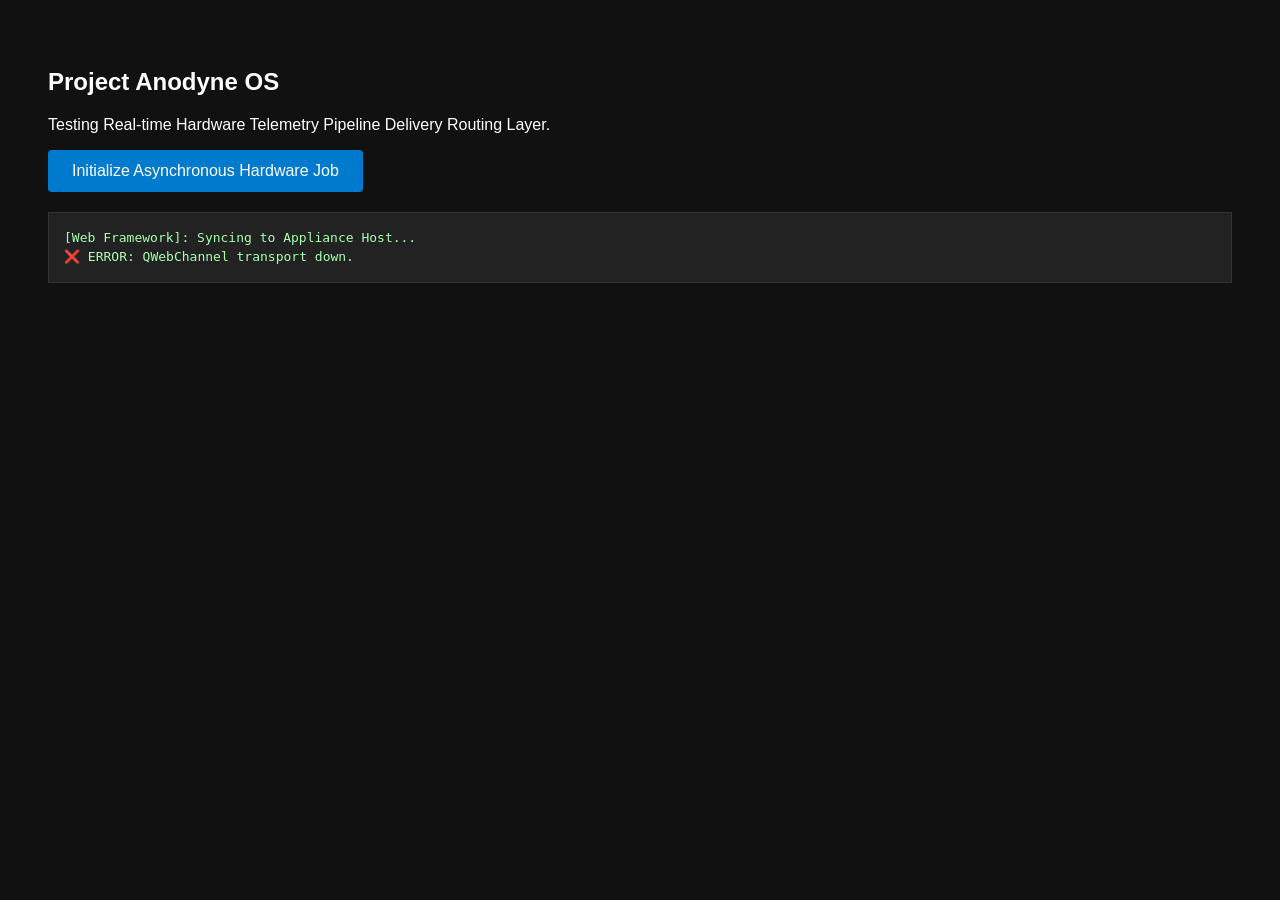
<file: app/src/main/assets/test.html>
<!DOCTYPE html>
<html>
<head>
    <meta charset="utf-8">
    <title>Anodyne PWA Bridge Verification</title>
    <style>
        body { background-color: #111; color: #fff; font-family: sans-serif; padding: 40px; }
        button { background-color: #007acc; color: white; border: none; padding: 12px 24px; font-size: 16px; border-radius: 4px; cursor: pointer; margin-bottom: 20px;}
        button:hover { background-color: #005999; }
        #log-output { background-color: #222; border: 1px solid #333; padding: 15px; font-family: monospace; color: #a9ffaf; line-height: 1.5; }
        .progress-indicator { color: #ffeb3b; font-weight: bold; }
    </style>
    
    <script type="text/javascript" src="qrc:///qtwebchannel/qwebchannel.js"></script>
    
    <script type="text/javascript">
        document.addEventListener("DOMContentLoaded", function() {
            var output = document.getElementById("log-output");
            output.innerHTML += "[Web Framework]: Syncing to Appliance Host...<br>";

            if (typeof qt !== 'undefined' && qt.webChannelTransport) {
                new QWebChannel(qt.webChannelTransport, function(channel) {
                    window.sysContext = channel.objects.sysContext;
                    output.innerHTML += "✅ SUCCESS: window.sysContext exposed.<br>";
                    
                    // --- ATTACHSecure LIVE TELEMETRY STREAM LISTENERS ---
                    
                    // 1. Capture background copy worker increments
                    sysContext.nativeJobProgressChanged.connect(function(jobId, progress) {
                        output.innerHTML += `<br>System Signal -> Job <span class="progress-indicator">[${jobId}]</span> status updated: <b>${progress}%</b>`;
                        // Auto-scroll layout container box
                        output.scrollTop = output.scrollHeight;
                    });

                    // 2. Capture final transaction clearance alerts
                    sysContext.nativeJobFinished.connect(function(jobId, success, message) {
                        output.innerHTML += `<br>🎉 COMPLETE -> Job [${jobId}] status: <b>${success}</b> | ${message}<br>`;
                        output.scrollTop = output.scrollHeight;
                    });

                    sysContext.logWebEvent("PWA UI listening for bidirectional telemetry events.");
                });
            } else {
                output.innerHTML += "❌ ERROR: QWebChannel transport down.<br>";
            }
        });

        function triggerNativeTest() {
            if (window.sysContext) {
                sysContext.executeSystemCommand("files");
            } else {
                alert("Bridge engine initialization pending.");
            }
        }
    </script>
</head>
<body>
    <h2>Project Anodyne OS</h2>
    <p>Testing Real-time Hardware Telemetry Pipeline Delivery Routing Layer.</p>
    <button onclick="triggerNativeTest()">Initialize Asynchronous Hardware Job</button>
    
    <div id="log-output"></div>
</body>
</html>
</file>
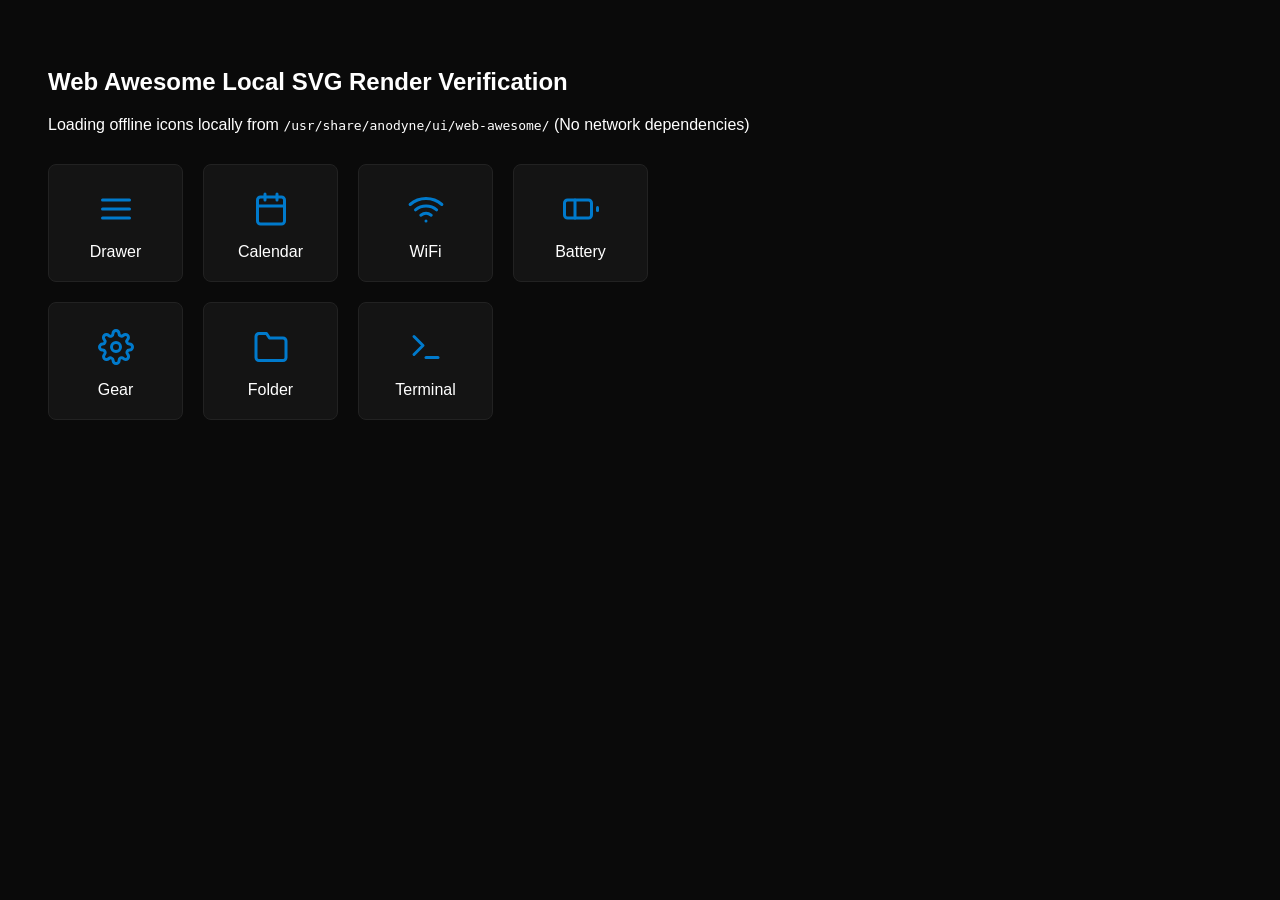
<file: app/src/main/assets/web-awesome/test-svg.html>
<!DOCTYPE html>
<html lang="en">
<head>
    <meta charset="UTF-8">
    <title>Web Awesome Inline SVG Asset test</title>
    <style>
        body { background-color: #0a0a0a; color: #fff; font-family: sans-serif; padding: 40px; }
        .grid { display: grid; grid-template-columns: repeat(4, 1fr); gap: 20px; max-width: 600px; margin-top: 30px; }
        .icon-card { background-color: #141414; border: 1px solid #222222; padding: 20px; border-radius: 8px; text-align: center; display: flex; flex-direction: column; align-items: center; gap: 10px; }
        .svg-container { color: #007acc; width: 48px; height: 48px; display: flex; align-items: center; justify-content: center; }
        .svg-container svg { width: 36px; height: 36px; }
    </style>
    <script src="icons.js"></script>
</head>
<body>
    <h2>Web Awesome Local SVG Render Verification</h2>
    <p>Loading offline icons locally from <code>/usr/share/anodyne/ui/web-awesome/</code> (No network dependencies)</p>
    
    <div class="grid">
        <div class="icon-card">
            <div id="i-drawer" class="svg-container"></div>
            <span>Drawer</span>
        </div>
        <div class="icon-card">
            <div id="i-calendar" class="svg-container"></div>
            <span>Calendar</span>
        </div>
        <div class="icon-card">
            <div id="i-wifi" class="svg-container"></div>
            <span>WiFi</span>
        </div>
        <div class="icon-card">
            <div id="i-battery" class="svg-container"></div>
            <span>Battery</span>
        </div>
        <div class="icon-card">
            <div id="i-gear" class="svg-container"></div>
            <span>Gear</span>
        </div>
        <div class="icon-card">
            <div id="i-folder" class="svg-container"></div>
            <span>Folder</span>
        </div>
        <div class="icon-card">
            <div id="i-terminal" class="svg-container"></div>
            <span>Terminal</span>
        </div>
    </div>

    <script>
        document.addEventListener("DOMContentLoaded", function() {
            renderAwesomeIcon("i-drawer", "drawer");
            renderAwesomeIcon("i-calendar", "calendar");
            renderAwesomeIcon("i-wifi", "wifi");
            renderAwesomeIcon("i-battery", "battery");
            renderAwesomeIcon("i-gear", "gear");
            renderAwesomeIcon("i-folder", "folder");
            renderAwesomeIcon("i-terminal", "terminal");
        });
    </script>
</body>
</html>
</file>
